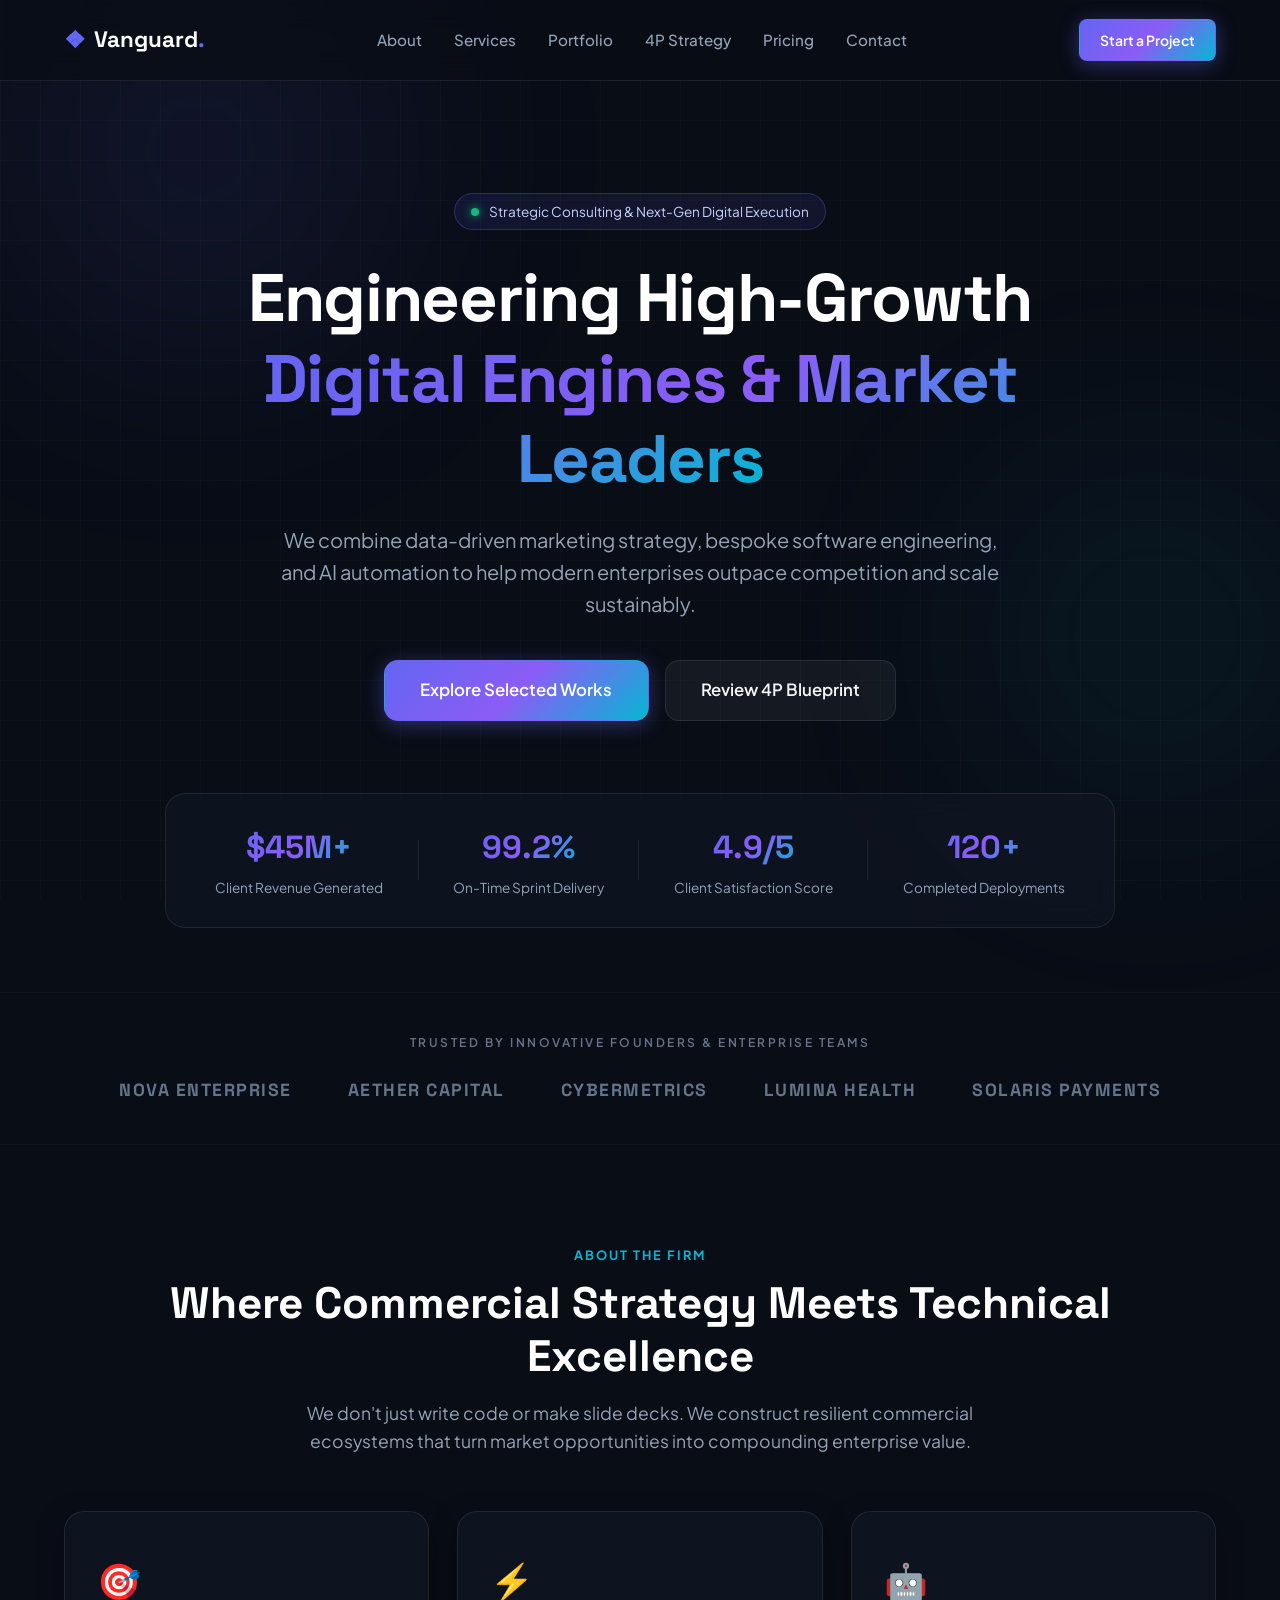
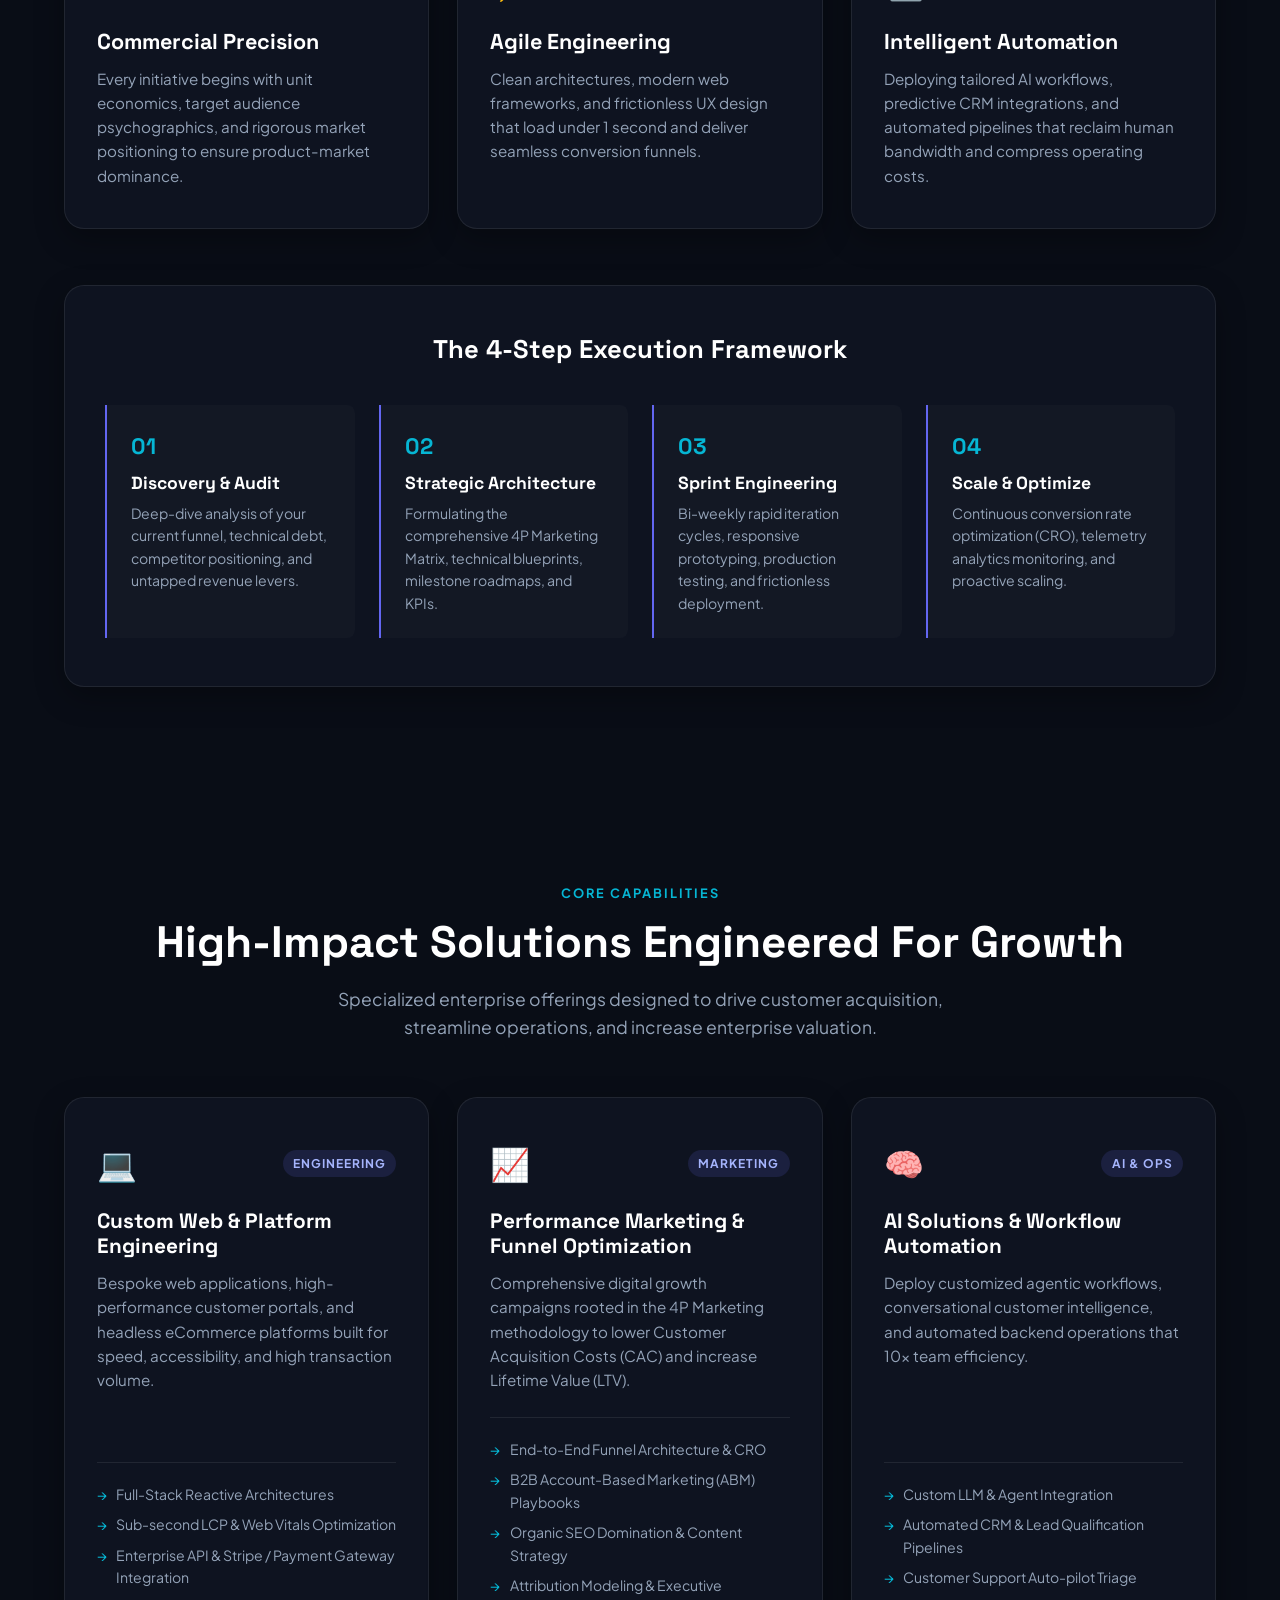
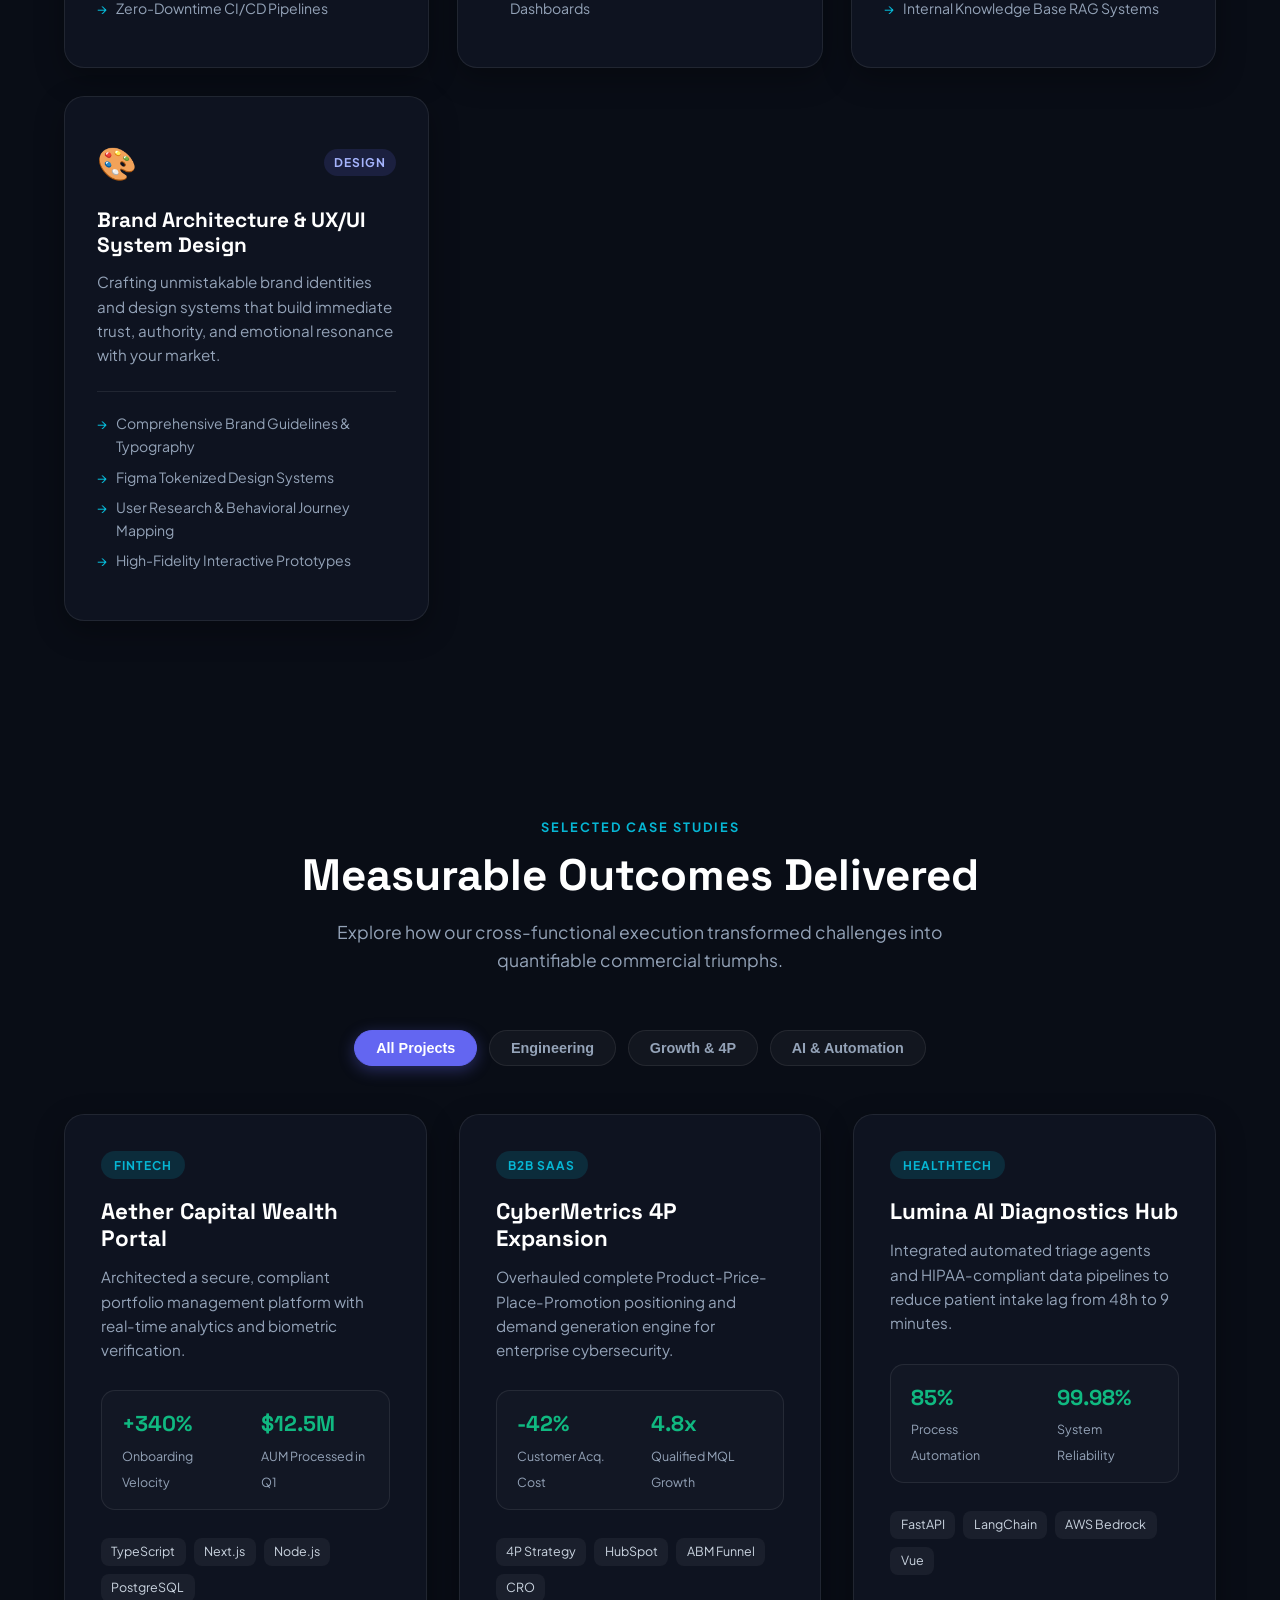
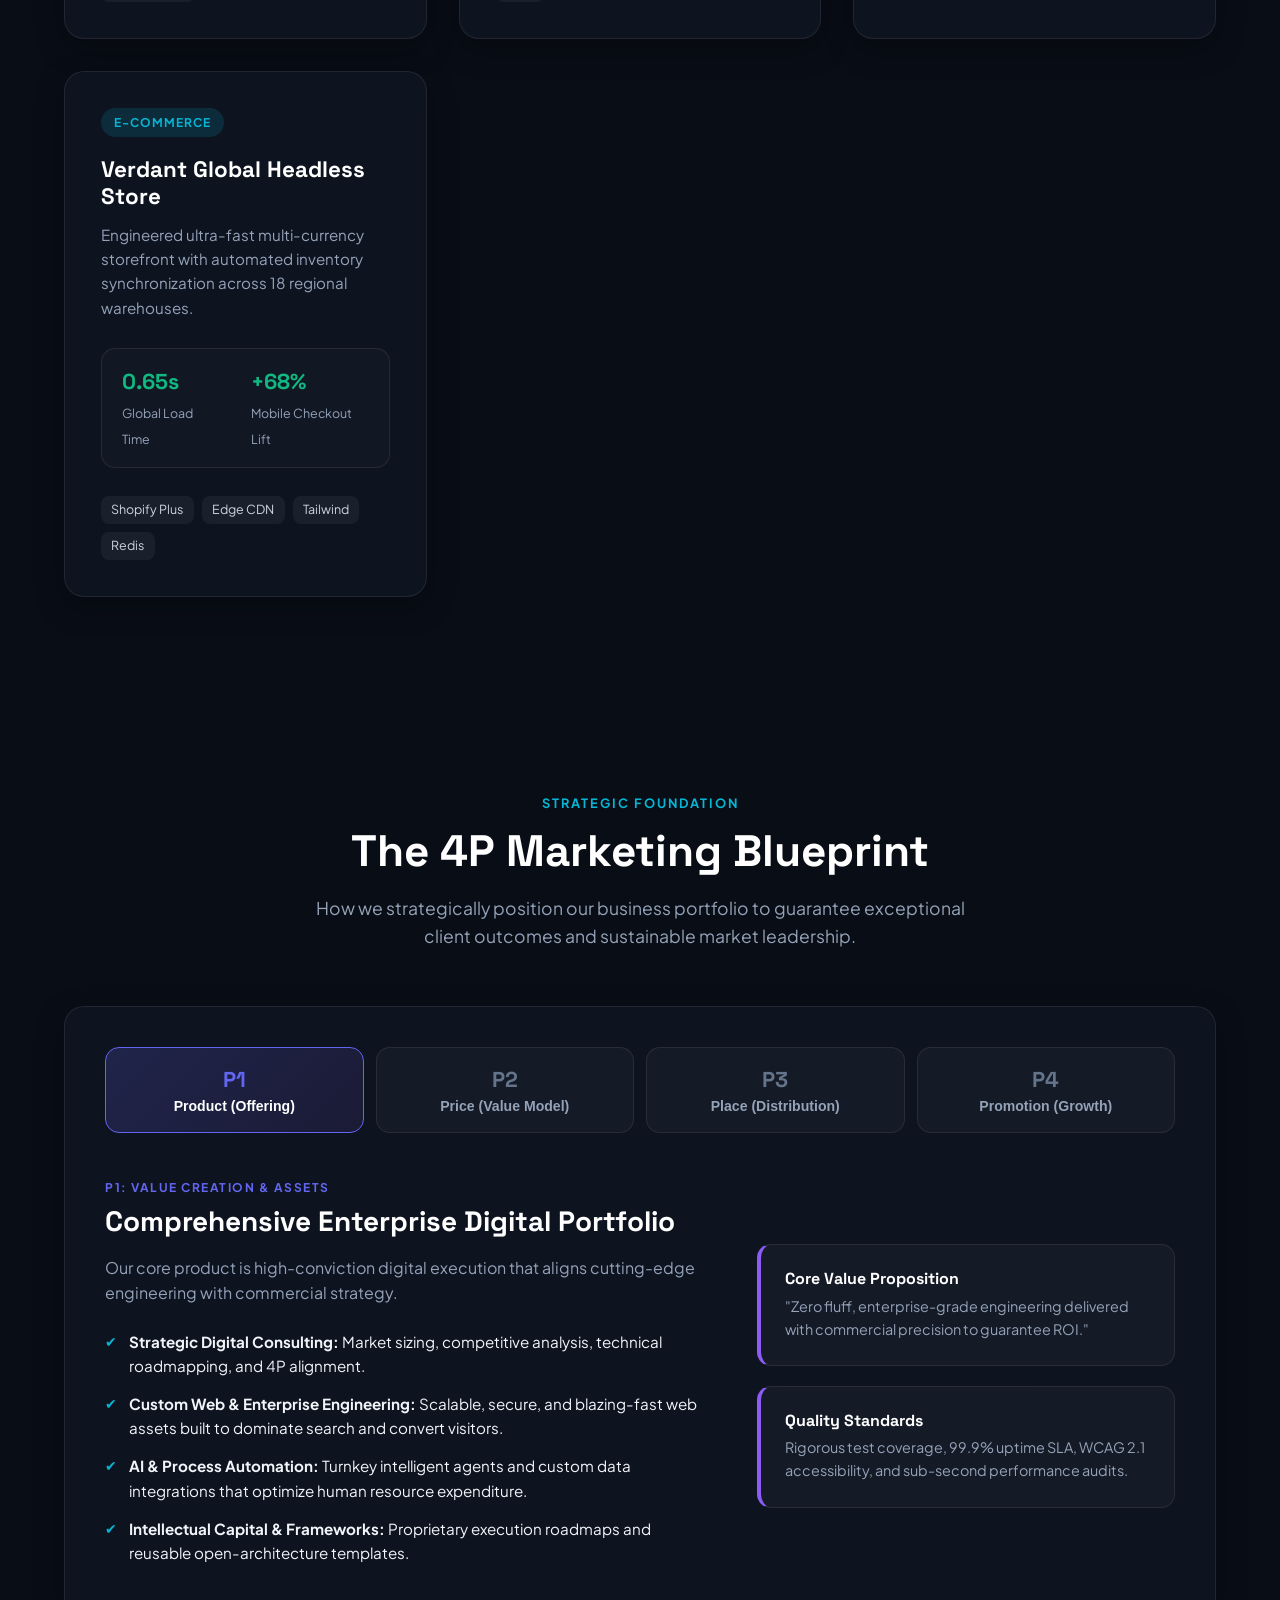
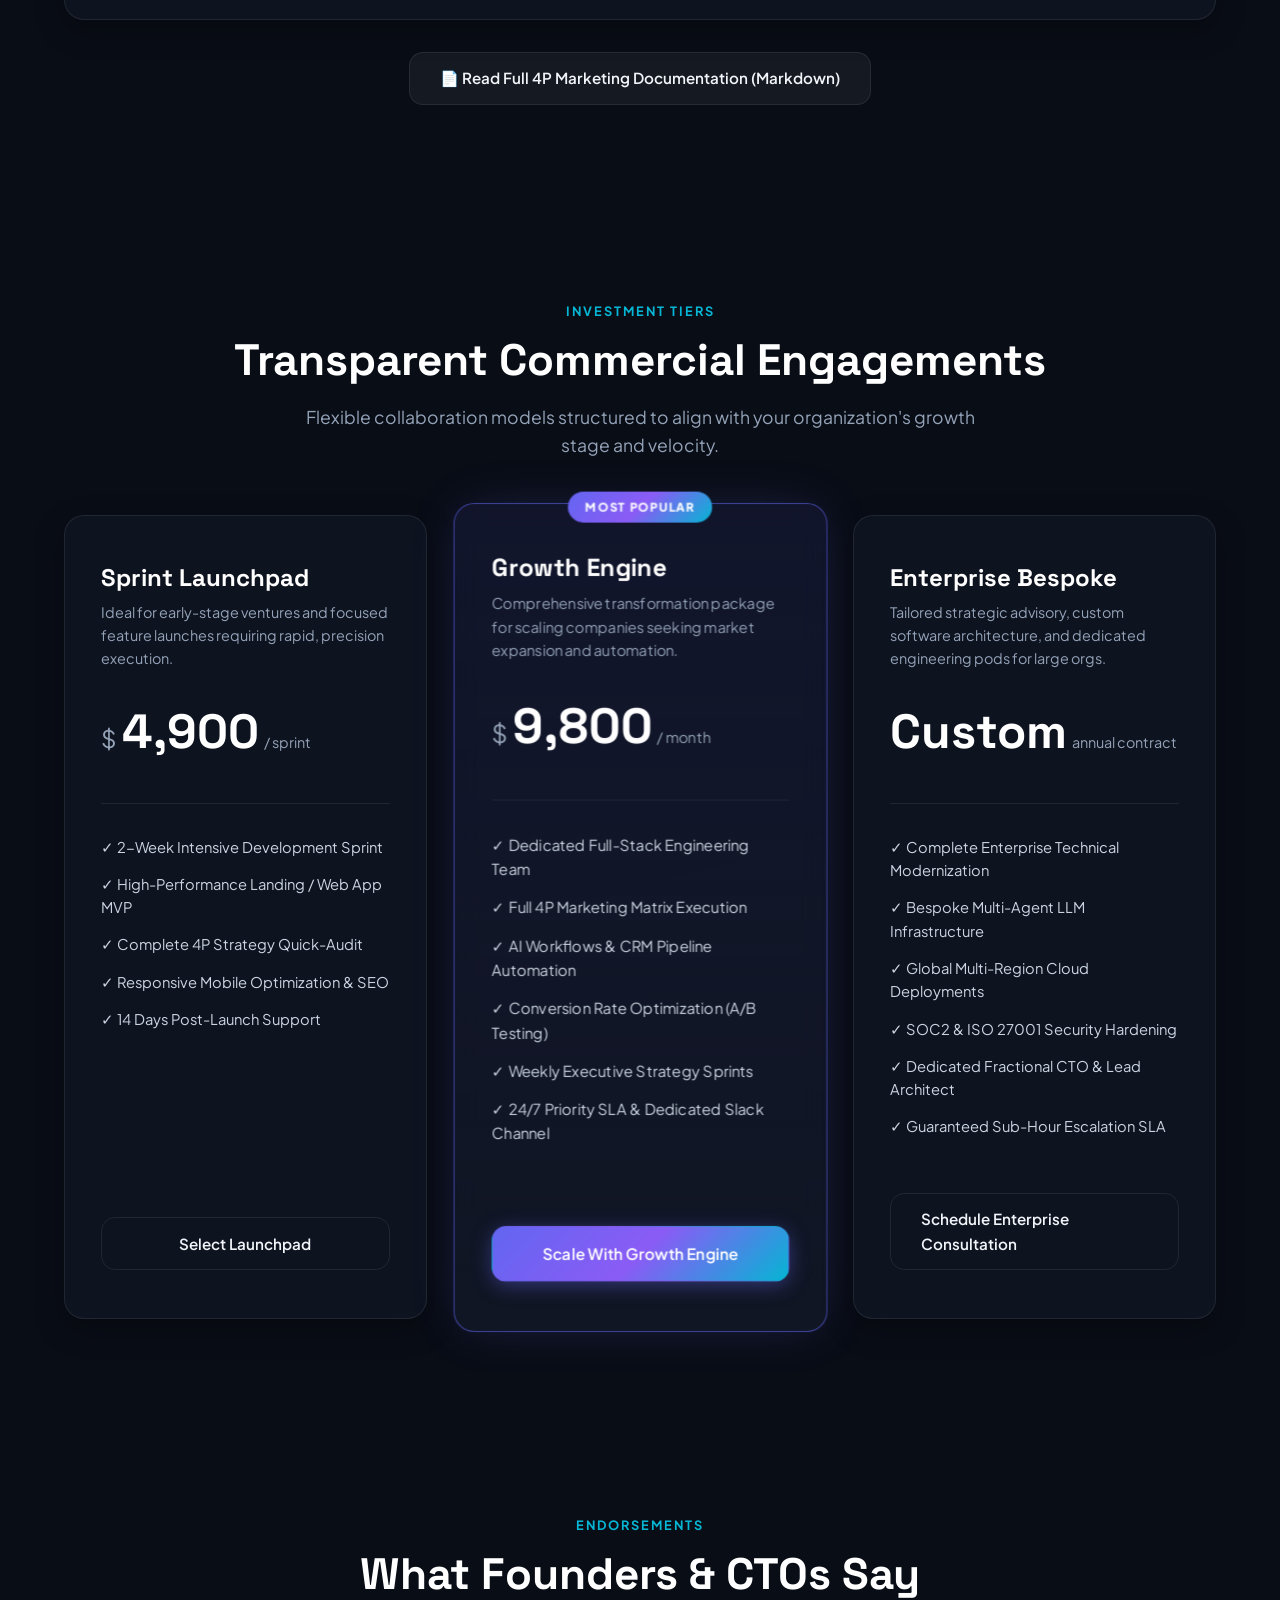
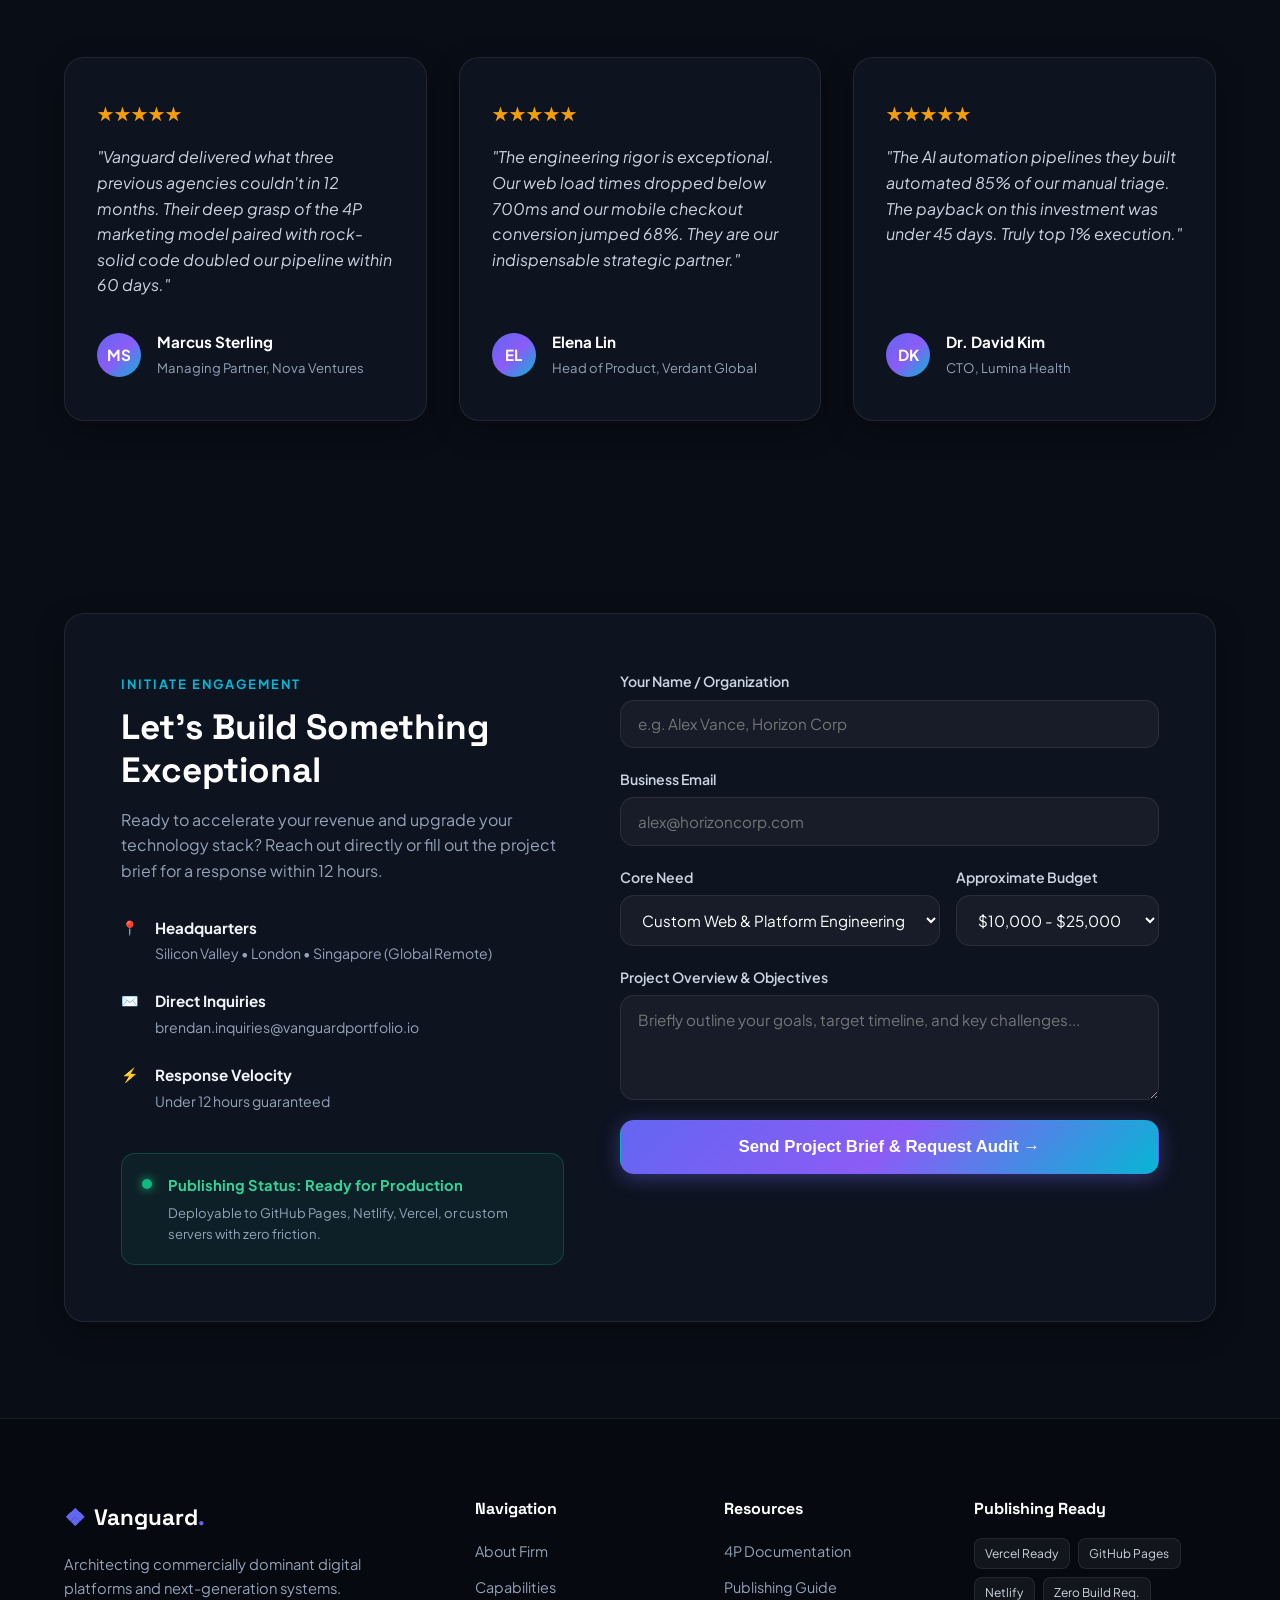
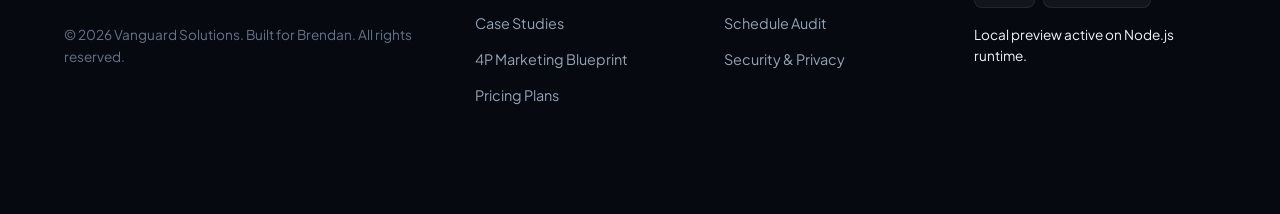
<file: index.html>
<!DOCTYPE html>
<html lang="en">
<head>
  <meta charset="UTF-8">
  <meta name="viewport" content="width=device-width, initial-scale=1.0">
  <title>Vanguard Business & Digital Solutions | Strategic Consulting & Technology</title>
  <meta name="description" content="Premier digital consulting, technology engineering, and strategic business growth solutions. Transforming ambitious enterprises into resilient market leaders.">
  <meta name="keywords" content="business portfolio, digital consulting, enterprise web development, AI automation, growth strategy, 4P marketing">
  <link rel="preconnect" href="https://fonts.googleapis.com">
  <link rel="preconnect" href="https://fonts.gstatic.com" crossorigin>
  <link href="https://fonts.googleapis.com/css2?family=Plus+Jakarta+Sans:wght@300;400;500;600;700;800&family=Space+Grotesk:wght@500;700&display=swap" rel="stylesheet">
  <link rel="stylesheet" href="styles.css">
</head>
<body>
  <!-- Background Glow & Grid Ornaments -->
  <div class="bg-glow bg-glow-1"></div>
  <div class="bg-glow bg-glow-2"></div>
  <div class="grid-overlay"></div>

  <!-- Header / Navigation -->
  <header class="site-header" id="header">
    <div class="container header-container">
      <a href="#hero" class="brand-logo">
        <span class="logo-symbol">❖</span>
        <span class="logo-text">Vanguard<span class="gradient-accent">.</span></span>
      </a>

      <nav class="nav-menu" id="navMenu">
        <ul class="nav-links">
          <li><a href="#about" class="nav-link">About</a></li>
          <li><a href="#services" class="nav-link">Services</a></li>
          <li><a href="#portfolio" class="nav-link">Portfolio</a></li>
          <li><a href="#strategy" class="nav-link">4P Strategy</a></li>
          <li><a href="#pricing" class="nav-link">Pricing</a></li>
          <li><a href="#contact" class="nav-link">Contact</a></li>
        </ul>
        <div class="nav-cta-mobile">
          <a href="#contact" class="btn btn-primary btn-sm">Schedule Strategy Call</a>
        </div>
      </nav>

      <div class="header-actions">
        <a href="#contact" class="btn btn-primary btn-sm nav-cta-desktop">Start a Project</a>
        <button class="mobile-toggle" id="mobileToggle" aria-label="Toggle navigation">
          <span></span>
          <span></span>
          <span></span>
        </button>
      </div>
    </div>
  </header>

  <main>
    <!-- Hero Section -->
    <section class="hero-section" id="hero">
      <div class="container hero-container">
        <div class="hero-badge">
          <span class="badge-dot"></span>
          <span>Strategic Consulting & Next-Gen Digital Execution</span>
        </div>
        <h1 class="hero-title">
          Engineering High-Growth <br>
          <span class="gradient-text">Digital Engines & Market Leaders</span>
        </h1>
        <p class="hero-description">
          We combine data-driven marketing strategy, bespoke software engineering, and AI automation to help modern enterprises outpace competition and scale sustainably.
        </p>
        <div class="hero-cta-group">
          <a href="#portfolio" class="btn btn-primary btn-lg">Explore Selected Works</a>
          <a href="#strategy" class="btn btn-secondary btn-lg">Review 4P Blueprint</a>
        </div>

        <!-- Metric Counters Bar -->
        <div class="hero-metrics-bar">
          <div class="metric-item">
            <span class="metric-number">$45M+</span>
            <span class="metric-label">Client Revenue Generated</span>
          </div>
          <div class="metric-divider"></div>
          <div class="metric-item">
            <span class="metric-number">99.2%</span>
            <span class="metric-label">On-Time Sprint Delivery</span>
          </div>
          <div class="metric-divider"></div>
          <div class="metric-item">
            <span class="metric-number">4.9/5</span>
            <span class="metric-label">Client Satisfaction Score</span>
          </div>
          <div class="metric-divider"></div>
          <div class="metric-item">
            <span class="metric-number">120+</span>
            <span class="metric-label">Completed Deployments</span>
          </div>
        </div>
      </div>
    </section>

    <!-- Trusted By / Brand Strip -->
    <section class="brands-strip">
      <div class="container">
        <p class="brands-label">TRUSTED BY INNOVATIVE FOUNDERS & ENTERPRISE TEAMS</p>
        <div class="brands-grid">
          <span class="brand-item">NOVA ENTERPRISE</span>
          <span class="brand-item">AETHER CAPITAL</span>
          <span class="brand-item">CYBERMETRICS</span>
          <span class="brand-item">LUMINA HEALTH</span>
          <span class="brand-item">SOLARIS PAYMENTS</span>
        </div>
      </div>
    </section>

    <!-- About Section -->
    <section class="section about-section" id="about">
      <div class="container">
        <div class="section-header text-center">
          <span class="subheading">ABOUT THE FIRM</span>
          <h2 class="section-title">Where Commercial Strategy Meets Technical Excellence</h2>
          <p class="section-desc">
            We don't just write code or make slide decks. We construct resilient commercial ecosystems that turn market opportunities into compounding enterprise value.
          </p>
        </div>

        <div class="about-grid">
          <div class="about-card glass-panel">
            <div class="card-icon">🎯</div>
            <h3>Commercial Precision</h3>
            <p>Every initiative begins with unit economics, target audience psychographics, and rigorous market positioning to ensure product-market dominance.</p>
          </div>
          <div class="about-card glass-panel">
            <div class="card-icon">⚡</div>
            <h3>Agile Engineering</h3>
            <p>Clean architectures, modern web frameworks, and frictionless UX design that load under 1 second and deliver seamless conversion funnels.</p>
          </div>
          <div class="about-card glass-panel">
            <div class="card-icon">🤖</div>
            <h3>Intelligent Automation</h3>
            <p>Deploying tailored AI workflows, predictive CRM integrations, and automated pipelines that reclaim human bandwidth and compress operating costs.</p>
          </div>
        </div>

        <!-- Operating Methodology -->
        <div class="methodology-container glass-panel">
          <h3 class="methodology-title">The 4-Step Execution Framework</h3>
          <div class="methodology-steps">
            <div class="step-card">
              <span class="step-num">01</span>
              <h4>Discovery & Audit</h4>
              <p>Deep-dive analysis of your current funnel, technical debt, competitor positioning, and untapped revenue levers.</p>
            </div>
            <div class="step-card">
              <span class="step-num">02</span>
              <h4>Strategic Architecture</h4>
              <p>Formulating the comprehensive 4P Marketing Matrix, technical blueprints, milestone roadmaps, and KPIs.</p>
            </div>
            <div class="step-card">
              <span class="step-num">03</span>
              <h4>Sprint Engineering</h4>
              <p>Bi-weekly rapid iteration cycles, responsive prototyping, production testing, and frictionless deployment.</p>
            </div>
            <div class="step-card">
              <span class="step-num">04</span>
              <h4>Scale & Optimize</h4>
              <p>Continuous conversion rate optimization (CRO), telemetry analytics monitoring, and proactive scaling.</p>
            </div>
          </div>
        </div>
      </div>
    </section>

    <!-- Services Section -->
    <section class="section services-section" id="services">
      <div class="container">
        <div class="section-header text-center">
          <span class="subheading">CORE CAPABILITIES</span>
          <h2 class="section-title">High-Impact Solutions Engineered For Growth</h2>
          <p class="section-desc">Specialized enterprise offerings designed to drive customer acquisition, streamline operations, and increase enterprise valuation.</p>
        </div>

        <div class="services-grid">
          <!-- Service 1 -->
          <div class="service-card glass-panel">
            <div class="service-header">
              <span class="service-icon">💻</span>
              <span class="service-tag">Engineering</span>
            </div>
            <h3>Custom Web & Platform Engineering</h3>
            <p>Bespoke web applications, high-performance customer portals, and headless eCommerce platforms built for speed, accessibility, and high transaction volume.</p>
            <ul class="service-features">
              <li>Full-Stack Reactive Architectures</li>
              <li>Sub-second LCP & Web Vitals Optimization</li>
              <li>Enterprise API & Stripe / Payment Gateway Integration</li>
              <li>Zero-Downtime CI/CD Pipelines</li>
            </ul>
          </div>

          <!-- Service 2 -->
          <div class="service-card glass-panel">
            <div class="service-header">
              <span class="service-icon">📈</span>
              <span class="service-tag">Marketing</span>
            </div>
            <h3>Performance Marketing & Funnel Optimization</h3>
            <p>Comprehensive digital growth campaigns rooted in the 4P Marketing methodology to lower Customer Acquisition Costs (CAC) and increase Lifetime Value (LTV).</p>
            <ul class="service-features">
              <li>End-to-End Funnel Architecture & CRO</li>
              <li>B2B Account-Based Marketing (ABM) Playbooks</li>
              <li>Organic SEO Domination & Content Strategy</li>
              <li>Attribution Modeling & Executive Dashboards</li>
            </ul>
          </div>

          <!-- Service 3 -->
          <div class="service-card glass-panel">
            <div class="service-header">
              <span class="service-icon">🧠</span>
              <span class="service-tag">AI & Ops</span>
            </div>
            <h3>AI Solutions & Workflow Automation</h3>
            <p>Deploy customized agentic workflows, conversational customer intelligence, and automated backend operations that 10x team efficiency.</p>
            <ul class="service-features">
              <li>Custom LLM & Agent Integration</li>
              <li>Automated CRM & Lead Qualification Pipelines</li>
              <li>Customer Support Auto-pilot Triage</li>
              <li>Internal Knowledge Base RAG Systems</li>
            </ul>
          </div>

          <!-- Service 4 -->
          <div class="service-card glass-panel">
            <div class="service-header">
              <span class="service-icon">🎨</span>
              <span class="service-tag">Design</span>
            </div>
            <h3>Brand Architecture & UX/UI System Design</h3>
            <p>Crafting unmistakable brand identities and design systems that build immediate trust, authority, and emotional resonance with your market.</p>
            <ul class="service-features">
              <li>Comprehensive Brand Guidelines & Typography</li>
              <li>Figma Tokenized Design Systems</li>
              <li>User Research & Behavioral Journey Mapping</li>
              <li>High-Fidelity Interactive Prototypes</li>
            </ul>
          </div>
        </div>
      </div>
    </section>

    <!-- Portfolio Section -->
    <section class="section portfolio-section" id="portfolio">
      <div class="container">
        <div class="section-header text-center">
          <span class="subheading">SELECTED CASE STUDIES</span>
          <h2 class="section-title">Measurable Outcomes Delivered</h2>
          <p class="section-desc">Explore how our cross-functional execution transformed challenges into quantifiable commercial triumphs.</p>
        </div>

        <!-- Filter Controls -->
        <div class="portfolio-filters">
          <button class="filter-btn active" data-filter="all">All Projects</button>
          <button class="filter-btn" data-filter="engineering">Engineering</button>
          <button class="filter-btn" data-filter="marketing">Growth & 4P</button>
          <button class="filter-btn" data-filter="automation">AI & Automation</button>
        </div>

        <!-- Projects Grid -->
        <div class="portfolio-grid" id="portfolioGrid">
          <!-- Project 1 -->
          <article class="project-card glass-panel" data-category="engineering">
            <div class="project-badge">Fintech</div>
            <div class="project-content">
              <h3 class="project-title">Aether Capital Wealth Portal</h3>
              <p class="project-summary">Architected a secure, compliant portfolio management platform with real-time analytics and biometric verification.</p>
              <div class="project-metrics">
                <div class="p-metric">
                  <strong>+340%</strong>
                  <span>Onboarding Velocity</span>
                </div>
                <div class="p-metric">
                  <strong>$12.5M</strong>
                  <span>AUM Processed in Q1</span>
                </div>
              </div>
              <div class="project-tech">
                <span>TypeScript</span>
                <span>Next.js</span>
                <span>Node.js</span>
                <span>PostgreSQL</span>
              </div>
            </div>
          </article>

          <!-- Project 2 -->
          <article class="project-card glass-panel" data-category="marketing">
            <div class="project-badge">B2B SaaS</div>
            <div class="project-content">
              <h3 class="project-title">CyberMetrics 4P Expansion</h3>
              <p class="project-summary">Overhauled complete Product-Price-Place-Promotion positioning and demand generation engine for enterprise cybersecurity.</p>
              <div class="project-metrics">
                <div class="p-metric">
                  <strong>-42%</strong>
                  <span>Customer Acq. Cost</span>
                </div>
                <div class="p-metric">
                  <strong>4.8x</strong>
                  <span>Qualified MQL Growth</span>
                </div>
              </div>
              <div class="project-tech">
                <span>4P Strategy</span>
                <span>HubSpot</span>
                <span>ABM Funnel</span>
                <span>CRO</span>
              </div>
            </div>
          </article>

          <!-- Project 3 -->
          <article class="project-card glass-panel" data-category="automation">
            <div class="project-badge">HealthTech</div>
            <div class="project-content">
              <h3 class="project-title">Lumina AI Diagnostics Hub</h3>
              <p class="project-summary">Integrated automated triage agents and HIPAA-compliant data pipelines to reduce patient intake lag from 48h to 9 minutes.</p>
              <div class="project-metrics">
                <div class="p-metric">
                  <strong>85%</strong>
                  <span>Process Automation</span>
                </div>
                <div class="p-metric">
                  <strong>99.98%</strong>
                  <span>System Reliability</span>
                </div>
              </div>
              <div class="project-tech">
                <span>FastAPI</span>
                <span>LangChain</span>
                <span>AWS Bedrock</span>
                <span>Vue</span>
              </div>
            </div>
          </article>

          <!-- Project 4 -->
          <article class="project-card glass-panel" data-category="engineering">
            <div class="project-badge">E-Commerce</div>
            <div class="project-content">
              <h3 class="project-title">Verdant Global Headless Store</h3>
              <p class="project-summary">Engineered ultra-fast multi-currency storefront with automated inventory synchronization across 18 regional warehouses.</p>
              <div class="project-metrics">
                <div class="p-metric">
                  <strong>0.65s</strong>
                  <span>Global Load Time</span>
                </div>
                <div class="p-metric">
                  <strong>+68%</strong>
                  <span>Mobile Checkout Lift</span>
                </div>
              </div>
              <div class="project-tech">
                <span>Shopify Plus</span>
                <span>Edge CDN</span>
                <span>Tailwind</span>
                <span>Redis</span>
              </div>
            </div>
          </article>
        </div>
      </div>
    </section>

    <!-- 4P Marketing Matrix Interactive Section -->
    <section class="section strategy-section" id="strategy">
      <div class="container">
        <div class="section-header text-center">
          <span class="subheading">STRATEGIC FOUNDATION</span>
          <h2 class="section-title">The 4P Marketing Blueprint</h2>
          <p class="section-desc">
            How we strategically position our business portfolio to guarantee exceptional client outcomes and sustainable market leadership.
          </p>
        </div>

        <div class="strategy-matrix-container glass-panel">
          <!-- 4P Tabs Navigation -->
          <div class="strategy-tabs">
            <button class="strategy-tab-btn active" data-tab="product">
              <span class="tab-letter">P1</span>
              <span class="tab-title">Product (Offering)</span>
            </button>
            <button class="strategy-tab-btn" data-tab="price">
              <span class="tab-letter">P2</span>
              <span class="tab-title">Price (Value Model)</span>
            </button>
            <button class="strategy-tab-btn" data-tab="place">
              <span class="tab-letter">P3</span>
              <span class="tab-title">Place (Distribution)</span>
            </button>
            <button class="strategy-tab-btn" data-tab="promotion">
              <span class="tab-letter">P4</span>
              <span class="tab-title">Promotion (Growth)</span>
            </button>
          </div>

          <!-- Tab Content Panes -->
          <div class="strategy-panes">
            <!-- Product Pane -->
            <div class="strategy-pane active" id="pane-product">
              <div class="pane-grid">
                <div class="pane-text">
                  <span class="pane-badge">P1: VALUE CREATION & ASSETS</span>
                  <h3>Comprehensive Enterprise Digital Portfolio</h3>
                  <p>Our core product is high-conviction digital execution that aligns cutting-edge engineering with commercial strategy.</p>
                  <ul class="blueprint-list">
                    <li><strong>Strategic Digital Consulting:</strong> Market sizing, competitive analysis, technical roadmapping, and 4P alignment.</li>
                    <li><strong>Custom Web & Enterprise Engineering:</strong> Scalable, secure, and blazing-fast web assets built to dominate search and convert visitors.</li>
                    <li><strong>AI & Process Automation:</strong> Turnkey intelligent agents and custom data integrations that optimize human resource expenditure.</li>
                    <li><strong>Intellectual Capital & Frameworks:</strong> Proprietary execution roadmaps and reusable open-architecture templates.</li>
                  </ul>
                </div>
                <div class="pane-highlights">
                  <div class="highlight-box">
                    <h4>Core Value Proposition</h4>
                    <p>"Zero fluff, enterprise-grade engineering delivered with commercial precision to guarantee ROI."</p>
                  </div>
                  <div class="highlight-box">
                    <h4>Quality Standards</h4>
                    <p>Rigorous test coverage, 99.9% uptime SLA, WCAG 2.1 accessibility, and sub-second performance audits.</p>
                  </div>
                </div>
              </div>
            </div>

            <!-- Price Pane -->
            <div class="strategy-pane" id="pane-price">
              <div class="pane-grid">
                <div class="pane-text">
                  <span class="pane-badge">P2: MONETIZATION & ECONOMIC ALIGNMENT</span>
                  <h3>Value-Centric, Transparent Pricing Tiers</h3>
                  <p>We decouple compensation from mere billable hours, anchoring pricing to tangible commercial impact, milestone velocity, and long-term client ROI.</p>
                  <ul class="blueprint-list">
                    <li><strong>Value-Based Project Tiers:</strong> Fixed-scope sprints with transparent deliverables and no hidden retainers.</li>
                    <li><strong>Dedicated Dedicated Engineering Retainers:</strong> Reserved sprint capacity for continuous feature delivery and CRO optimization.</li>
                    <li><strong>Milestone-Based Escrow:</strong> Payment tranches tied directly to verifiable client acceptance criteria.</li>
                    <li><strong>Enterprise Pilot-to-Scale Model:</strong> Low-friction entry audits that unlock multi-quarter transformation roadmaps.</li>
                  </ul>
                </div>
                <div class="pane-highlights">
                  <div class="highlight-box">
                    <h4>ROI Formula</h4>
                    <p>Targeted client payback period is within 90 days post-launch via conversion lift or operational efficiency gains.</p>
                  </div>
                  <div class="highlight-box">
                    <h4>Payment Flexibility</h4>
                    <p>USD / EUR / GBP invoicing via Stripe, ACH wire, and smart escrow agreements for international partners.</p>
                  </div>
                </div>
              </div>
            </div>

            <!-- Place Pane -->
            <div class="strategy-pane" id="pane-place">
              <div class="pane-grid">
                <div class="pane-text">
                  <span class="pane-badge">P3: DISTRIBUTION & CLIENT ACCESS</span>
                  <h3>Frictionless Omnichannel Delivery Ecosystem</h3>
                  <p>Our distribution channels guarantee global reach, rapid client onboarding, and seamless asynchronous collaboration across time zones.</p>
                  <ul class="blueprint-list">
                    <li><strong>Direct Digital Hub:</strong> High-performance portfolio website serving as the primary discovery and conversion engine.</li>
                    <li><strong>Asynchronous Client Portal:</strong> Real-time visibility into sprint boards, Figma previews, staging environments, and documentation.</li>
                    <li><strong>Global Cloud Infrastructure:</strong> Deployed on resilient edge networks (Vercel, Netlify, Cloudflare) with automated CI/CD.</li>
                    <li><strong>Strategic Partner Ecosystem:</strong> Co-marketing and referral pipelines with leading cloud providers and venture studios.</li>
                  </ul>
                </div>
                <div class="pane-highlights">
                  <div class="highlight-box">
                    <h4>Global Availability</h4>
                    <p>Distributed remote-first operating model supporting North American, European, and Asia-Pacific time zones.</p>
                  </div>
                  <div class="highlight-box">
                    <h4>Instant Delivery Staging</h4>
                    <p>Automated staging URLs generated for every pull request for instant client review and signoff.</p>
                  </div>
                </div>
              </div>
            </div>

            <!-- Promotion Pane -->
            <div class="strategy-pane" id="pane-promotion">
              <div class="pane-grid">
                <div class="pane-text">
                  <span class="pane-badge">P4: REACH & AUDIENCE ENGAGEMENT</span>
                  <h3>Authority-Driven Integrated Growth Engine</h3>
                  <p>We deploy a multi-channel growth flywheel centered on proof of work, thought leadership, and high-trust B2B relationship building.</p>
                  <ul class="blueprint-list">
                    <li><strong>Inbound Thought Leadership:</strong> Technical deep-dives, open-source tooling, and documented 4P case studies.</li>
                    <li><strong>Account-Based Marketing (ABM):</strong> High-touch personalized strategy audits delivered directly to enterprise decision-makers.</li>
                    <li><strong>Social Proof & Case Studies:</strong> Transparent before-and-after revenue metrics published with client authorization.</li>
                    <li><strong>Client Referral Engine:</strong> Structured partner incentives and exclusive masterminds for alumni clients.</li>
                  </ul>
                </div>
                <div class="pane-highlights">
                  <div class="highlight-box">
                    <h4>Acquisition Channels</h4>
                    <p>60% Inbound / Organic referrals, 25% High-intent SEO/Content, 15% Strategic outbound ABM.</p>
                  </div>
                  <div class="highlight-box">
                    <h4>Lead Magnets</h4>
                    <p>Free Technical Performance Audits & 4P Market Positioning Scorecard for qualifying companies.</p>
                  </div>
                </div>
              </div>
            </div>
          </div>
        </div>

        <div class="text-center mt-6">
          <a href="MARKETING_4P_STRATEGY.md" class="btn btn-secondary" target="_blank" download>
            📄 Read Full 4P Marketing Documentation (Markdown)
          </a>
        </div>
      </div>
    </section>

    <!-- Pricing Section -->
    <section class="section pricing-section" id="pricing">
      <div class="container">
        <div class="section-header text-center">
          <span class="subheading">INVESTMENT TIERS</span>
          <h2 class="section-title">Transparent Commercial Engagements</h2>
          <p class="section-desc">Flexible collaboration models structured to align with your organization's growth stage and velocity.</p>
        </div>

        <div class="pricing-grid">
          <!-- Tier 1 -->
          <div class="pricing-card glass-panel">
            <div class="pricing-header">
              <h3>Sprint Launchpad</h3>
              <p>Ideal for early-stage ventures and focused feature launches requiring rapid, precision execution.</p>
              <div class="price">
                <span class="currency">$</span>
                <span class="amount">4,900</span>
                <span class="period">/ sprint</span>
              </div>
            </div>
            <ul class="pricing-features">
              <li>✓ 2-Week Intensive Development Sprint</li>
              <li>✓ High-Performance Landing / Web App MVP</li>
              <li>✓ Complete 4P Strategy Quick-Audit</li>
              <li>✓ Responsive Mobile Optimization & SEO</li>
              <li>✓ 14 Days Post-Launch Support</li>
            </ul>
            <a href="#contact" class="btn btn-outline w-100">Select Launchpad</a>
          </div>

          <!-- Tier 2 (Featured) -->
          <div class="pricing-card glass-panel popular">
            <div class="popular-tag">MOST POPULAR</div>
            <div class="pricing-header">
              <h3>Growth Engine</h3>
              <p>Comprehensive transformation package for scaling companies seeking market expansion and automation.</p>
              <div class="price">
                <span class="currency">$</span>
                <span class="amount">9,800</span>
                <span class="period">/ month</span>
              </div>
            </div>
            <ul class="pricing-features">
              <li>✓ Dedicated Full-Stack Engineering Team</li>
              <li>✓ Full 4P Marketing Matrix Execution</li>
              <li>✓ AI Workflows & CRM Pipeline Automation</li>
              <li>✓ Conversion Rate Optimization (A/B Testing)</li>
              <li>✓ Weekly Executive Strategy Sprints</li>
              <li>✓ 24/7 Priority SLA & Dedicated Slack Channel</li>
            </ul>
            <a href="#contact" class="btn btn-primary w-100">Scale With Growth Engine</a>
          </div>

          <!-- Tier 3 -->
          <div class="pricing-card glass-panel">
            <div class="pricing-header">
              <h3>Enterprise Bespoke</h3>
              <p>Tailored strategic advisory, custom software architecture, and dedicated engineering pods for large orgs.</p>
              <div class="price">
                <span class="amount">Custom</span>
                <span class="period">annual contract</span>
              </div>
            </div>
            <ul class="pricing-features">
              <li>✓ Complete Enterprise Technical Modernization</li>
              <li>✓ Bespoke Multi-Agent LLM Infrastructure</li>
              <li>✓ Global Multi-Region Cloud Deployments</li>
              <li>✓ SOC2 & ISO 27001 Security Hardening</li>
              <li>✓ Dedicated Fractional CTO & Lead Architect</li>
              <li>✓ Guaranteed Sub-Hour Escalation SLA</li>
            </ul>
            <a href="#contact" class="btn btn-outline w-100">Schedule Enterprise Consultation</a>
          </div>
        </div>
      </div>
    </section>

    <!-- Testimonials Section -->
    <section class="section testimonials-section">
      <div class="container">
        <div class="section-header text-center">
          <span class="subheading">ENDORSEMENTS</span>
          <h2 class="section-title">What Founders & CTOs Say</h2>
        </div>

        <div class="testimonials-grid">
          <div class="testimonial-card glass-panel">
            <div class="stars">★★★★★</div>
            <p class="quote">"Vanguard delivered what three previous agencies couldn't in 12 months. Their deep grasp of the 4P marketing model paired with rock-solid code doubled our pipeline within 60 days."</p>
            <div class="author-info">
              <div class="author-avatar">MS</div>
              <div>
                <strong>Marcus Sterling</strong>
                <span>Managing Partner, Nova Ventures</span>
              </div>
            </div>
          </div>

          <div class="testimonial-card glass-panel">
            <div class="stars">★★★★★</div>
            <p class="quote">"The engineering rigor is exceptional. Our web load times dropped below 700ms and our mobile checkout conversion jumped 68%. They are our indispensable strategic partner."</p>
            <div class="author-info">
              <div class="author-avatar">EL</div>
              <div>
                <strong>Elena Lin</strong>
                <span>Head of Product, Verdant Global</span>
              </div>
            </div>
          </div>

          <div class="testimonial-card glass-panel">
            <div class="stars">★★★★★</div>
            <p class="quote">"The AI automation pipelines they built automated 85% of our manual triage. The payback on this investment was under 45 days. Truly top 1% execution."</p>
            <div class="author-info">
              <div class="author-avatar">DK</div>
              <div>
                <strong>Dr. David Kim</strong>
                <span>CTO, Lumina Health</span>
              </div>
            </div>
          </div>
        </div>
      </div>
    </section>

    <!-- Contact & Consultation Section -->
    <section class="section contact-section" id="contact">
      <div class="container">
        <div class="contact-wrapper glass-panel">
          <div class="contact-info">
            <span class="subheading">INITIATE ENGAGEMENT</span>
            <h2 class="contact-title">Let's Build Something Exceptional</h2>
            <p class="contact-desc">
              Ready to accelerate your revenue and upgrade your technology stack? Reach out directly or fill out the project brief for a response within 12 hours.
            </p>

            <div class="info-items">
              <div class="info-item">
                <span class="info-icon">📍</span>
                <div>
                  <strong>Headquarters</strong>
                  <span>Silicon Valley • London • Singapore (Global Remote)</span>
                </div>
              </div>
              <div class="info-item">
                <span class="info-icon">✉️</span>
                <div>
                  <strong>Direct Inquiries</strong>
                  <span>brendan.inquiries@vanguardportfolio.io</span>
                </div>
              </div>
              <div class="info-item">
                <span class="info-icon">⚡</span>
                <div>
                  <strong>Response Velocity</strong>
                  <span>Under 12 hours guaranteed</span>
                </div>
              </div>
            </div>

            <div class="publishing-status-box">
              <span class="status-indicator"></span>
              <div>
                <strong>Publishing Status: Ready for Production</strong>
                <p>Deployable to GitHub Pages, Netlify, Vercel, or custom servers with zero friction.</p>
              </div>
            </div>
          </div>

          <!-- Contact Form -->
          <div class="contact-form-container">
            <form id="contactForm" class="contact-form">
              <div class="form-group">
                <label for="name">Your Name / Organization</label>
                <input type="text" id="name" name="name" placeholder="e.g. Alex Vance, Horizon Corp" required>
              </div>

              <div class="form-group">
                <label for="email">Business Email</label>
                <input type="email" id="email" name="email" placeholder="alex@horizoncorp.com" required>
              </div>

              <div class="form-row">
                <div class="form-group">
                  <label for="service">Core Need</label>
                  <select id="service" name="service" required>
                    <option value="engineering">Custom Web & Platform Engineering</option>
                    <option value="growth">4P Marketing & Funnel Optimization</option>
                    <option value="ai">AI Solutions & Workflow Automation</option>
                    <option value="full">Full Enterprise Transformation</option>
                  </select>
                </div>

                <div class="form-group">
                  <label for="budget">Approximate Budget</label>
                  <select id="budget" name="budget" required>
                    <option value="5k-10k">$5,000 - $10,000</option>
                    <option value="10k-25k" selected>$10,000 - $25,000</option>
                    <option value="25k-50k">$25,000 - $50,000</option>
                    <option value="50k+">$50,000+</option>
                  </select>
                </div>
              </div>

              <div class="form-group">
                <label for="message">Project Overview & Objectives</label>
                <textarea id="message" name="message" rows="4" placeholder="Briefly outline your goals, target timeline, and key challenges..." required></textarea>
              </div>

              <button type="submit" class="btn btn-primary btn-lg w-100" id="submitBtn">
                Send Project Brief & Request Audit →
              </button>
            </form>

            <div class="form-success-message" id="successMessage" style="display: none;">
              <div class="success-icon">✓</div>
              <h3>Brief Received Successfully!</h3>
              <p>Thank you for reaching out. A Senior Partner will review your technical and commercial requirements and respond with a tailored roadmap within 12 hours.</p>
              <button class="btn btn-secondary btn-sm mt-4" id="resetFormBtn">Send Another Inquiry</button>
            </div>
          </div>
        </div>
      </div>
    </section>
  </main>

  <!-- Footer -->
  <footer class="site-footer">
    <div class="container footer-container">
      <div class="footer-col brand-col">
        <a href="#hero" class="brand-logo">
          <span class="logo-symbol">❖</span>
          <span class="logo-text">Vanguard<span class="gradient-accent">.</span></span>
        </a>
        <p class="footer-tagline">Architecting commercially dominant digital platforms and next-generation systems.</p>
        <p class="copyright">© 2026 Vanguard Solutions. Built for Brendan. All rights reserved.</p>
      </div>

      <div class="footer-col">
        <h4>Navigation</h4>
        <ul>
          <li><a href="#about">About Firm</a></li>
          <li><a href="#services">Capabilities</a></li>
          <li><a href="#portfolio">Case Studies</a></li>
          <li><a href="#strategy">4P Marketing Blueprint</a></li>
          <li><a href="#pricing">Pricing Plans</a></li>
        </ul>
      </div>

      <div class="footer-col">
        <h4>Resources</h4>
        <ul>
          <li><a href="MARKETING_4P_STRATEGY.md" target="_blank">4P Documentation</a></li>
          <li><a href="README.md" target="_blank">Publishing Guide</a></li>
          <li><a href="#contact">Schedule Audit</a></li>
          <li><a href="#">Security & Privacy</a></li>
        </ul>
      </div>

      <div class="footer-col">
        <h4>Publishing Ready</h4>
        <div class="footer-deploy-badges">
          <span class="deploy-badge">Vercel Ready</span>
          <span class="deploy-badge">GitHub Pages</span>
          <span class="deploy-badge">Netlify</span>
          <span class="deploy-badge">Zero Build Req.</span>
        </div>
        <p class="mt-4 text-muted" style="font-size: 0.85rem;">Local preview active on Node.js runtime.</p>
      </div>
    </div>
  </footer>

  <script src="script.js"></script>
</body>
</html>
</file>
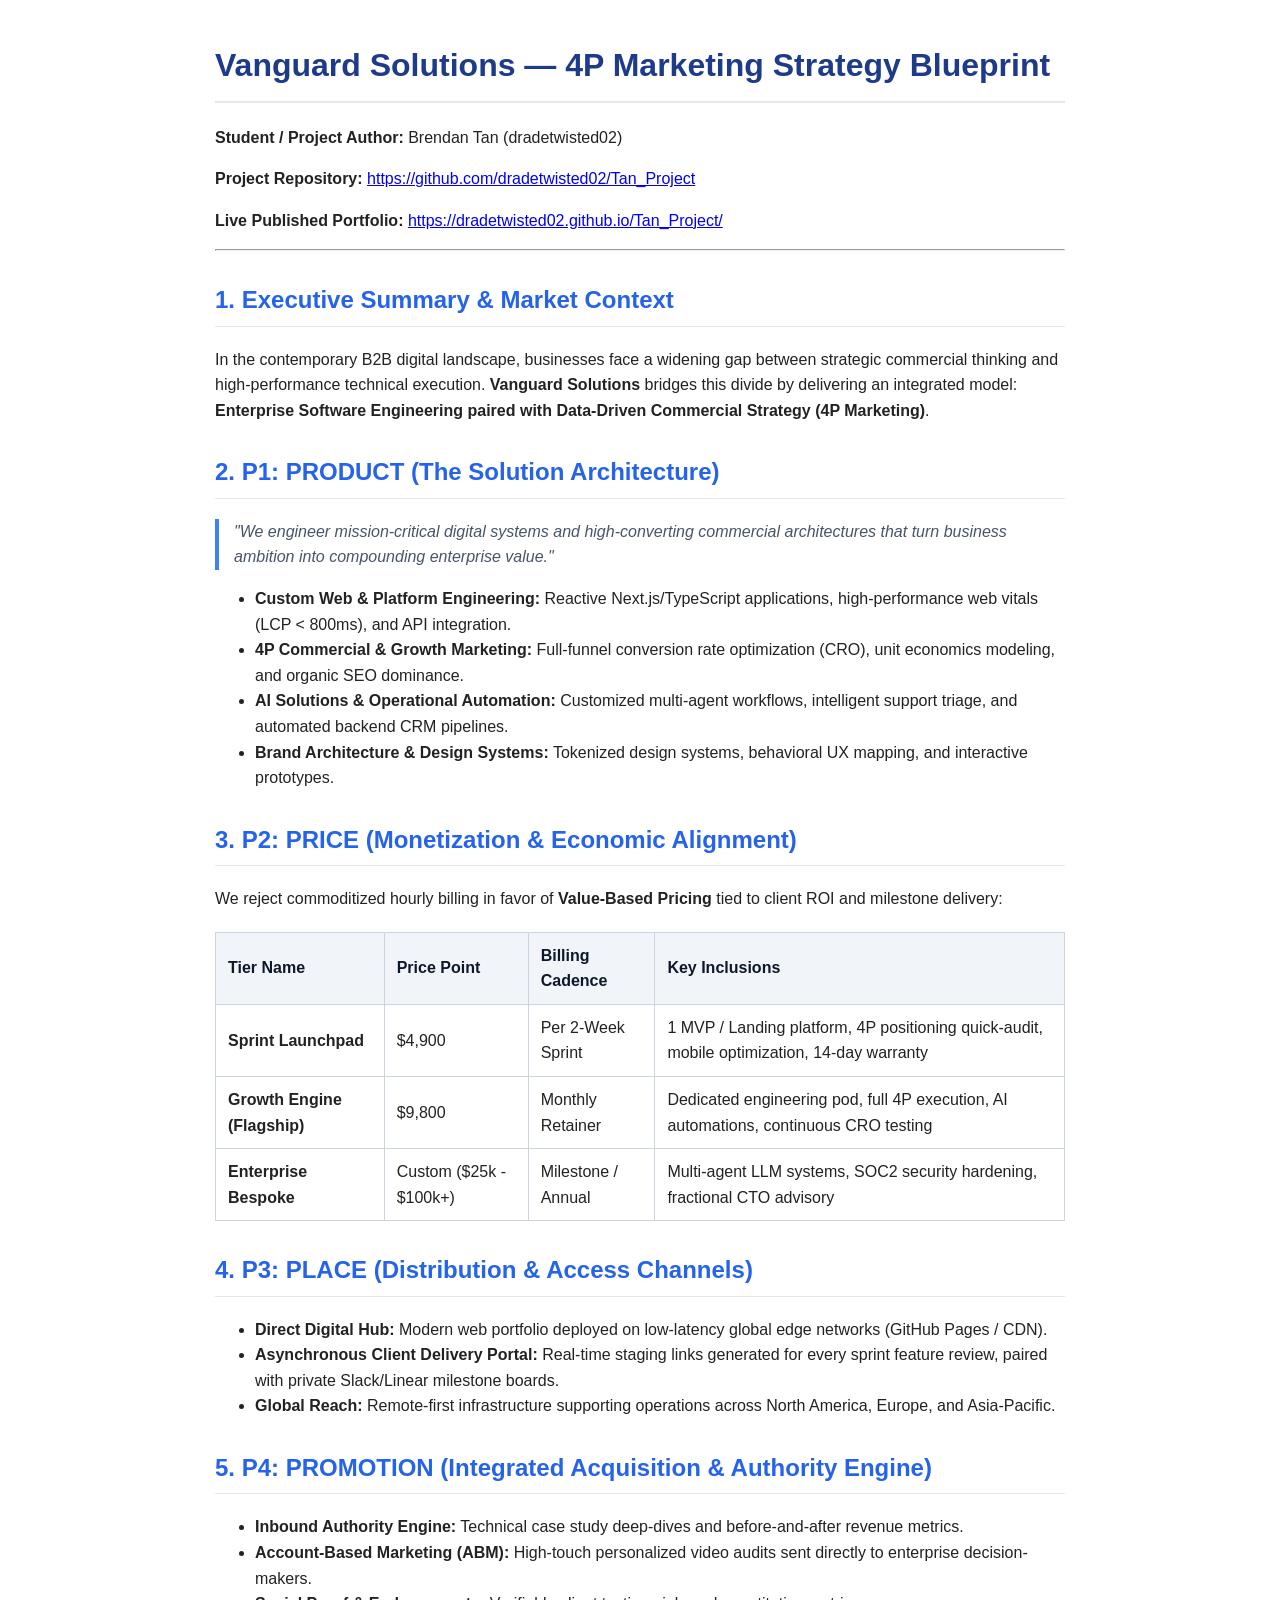
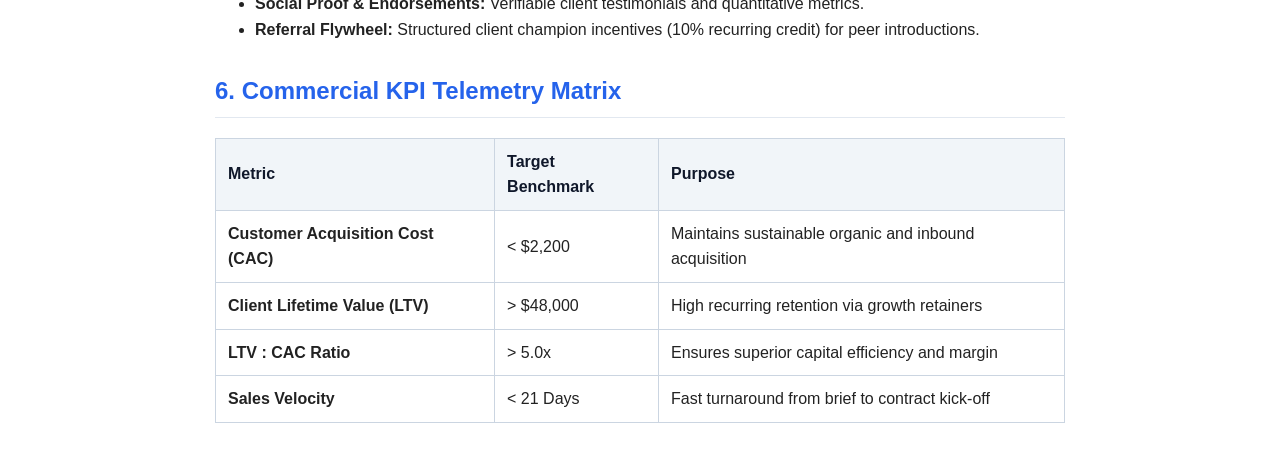
<file: MARKETING_4P_STRATEGY.html>
<!DOCTYPE html>
<html lang="en">
<head>
  <meta charset="UTF-8">
  <title>4P Marketing Strategy - Vanguard Solutions</title>
  <style>
    body { font-family: 'Segoe UI', Arial, sans-serif; line-height: 1.6; color: #222; max-width: 850px; margin: 40px auto; padding: 0 20px; }
    h1 { color: #1e3a8a; border-bottom: 2px solid #e2e8f0; padding-bottom: 10px; }
    h2 { color: #2563eb; margin-top: 30px; border-bottom: 1px solid #e2e8f0; padding-bottom: 6px; }
    h3 { color: #3b82f6; }
    table { width: 100%; border-collapse: collapse; margin: 20px 0; }
    th, td { border: 1px solid #cbd5e1; padding: 10px 12px; text-align: left; }
    th { background: #f1f5f9; color: #0f172a; }
    pre { background: #f8fafc; border: 1px solid #e2e8f0; padding: 12px; border-radius: 6px; font-size: 13px; }
    blockquote { border-left: 4px solid #3b82f6; padding-left: 15px; margin: 15px 0; color: #475569; font-style: italic; }
    .badge { display: inline-block; padding: 3px 8px; border-radius: 4px; font-weight: bold; background: #e0f2fe; color: #0369a1; }
    @media print { body { margin: 20px; } }
  </style>
</head>
<body>
  <h1>Vanguard Solutions — 4P Marketing Strategy Blueprint</h1>
  <p><strong>Student / Project Author:</strong> Brendan Tan (dradetwisted02)</p>
  <p><strong>Project Repository:</strong> <a href="https://github.com/dradetwisted02/Tan_Project">https://github.com/dradetwisted02/Tan_Project</a></p>
  <p><strong>Live Published Portfolio:</strong> <a href="https://dradetwisted02.github.io/Tan_Project/">https://dradetwisted02.github.io/Tan_Project/</a></p>

  <hr>

  <h2>1. Executive Summary & Market Context</h2>
  <p>In the contemporary B2B digital landscape, businesses face a widening gap between strategic commercial thinking and high-performance technical execution. <strong>Vanguard Solutions</strong> bridges this divide by delivering an integrated model: <strong>Enterprise Software Engineering paired with Data-Driven Commercial Strategy (4P Marketing)</strong>.</p>

  <h2>2. P1: PRODUCT (The Solution Architecture)</h2>
  <blockquote>"We engineer mission-critical digital systems and high-converting commercial architectures that turn business ambition into compounding enterprise value."</blockquote>
  <ul>
    <li><strong>Custom Web & Platform Engineering:</strong> Reactive Next.js/TypeScript applications, high-performance web vitals (LCP &lt; 800ms), and API integration.</li>
    <li><strong>4P Commercial & Growth Marketing:</strong> Full-funnel conversion rate optimization (CRO), unit economics modeling, and organic SEO dominance.</li>
    <li><strong>AI Solutions & Operational Automation:</strong> Customized multi-agent workflows, intelligent support triage, and automated backend CRM pipelines.</li>
    <li><strong>Brand Architecture & Design Systems:</strong> Tokenized design systems, behavioral UX mapping, and interactive prototypes.</li>
  </ul>

  <h2>3. P2: PRICE (Monetization & Economic Alignment)</h2>
  <p>We reject commoditized hourly billing in favor of <strong>Value-Based Pricing</strong> tied to client ROI and milestone delivery:</p>
  <table>
    <thead>
      <tr>
        <th>Tier Name</th>
        <th>Price Point</th>
        <th>Billing Cadence</th>
        <th>Key Inclusions</th>
      </tr>
    </thead>
    <tbody>
      <tr>
        <td><strong>Sprint Launchpad</strong></td>
        <td>$4,900</td>
        <td>Per 2-Week Sprint</td>
        <td>1 MVP / Landing platform, 4P positioning quick-audit, mobile optimization, 14-day warranty</td>
      </tr>
      <tr>
        <td><strong>Growth Engine (Flagship)</strong></td>
        <td>$9,800</td>
        <td>Monthly Retainer</td>
        <td>Dedicated engineering pod, full 4P execution, AI automations, continuous CRO testing</td>
      </tr>
      <tr>
        <td><strong>Enterprise Bespoke</strong></td>
        <td>Custom ($25k - $100k+)</td>
        <td>Milestone / Annual</td>
        <td>Multi-agent LLM systems, SOC2 security hardening, fractional CTO advisory</td>
      </tr>
    </tbody>
  </table>

  <h2>4. P3: PLACE (Distribution & Access Channels)</h2>
  <ul>
    <li><strong>Direct Digital Hub:</strong> Modern web portfolio deployed on low-latency global edge networks (GitHub Pages / CDN).</li>
    <li><strong>Asynchronous Client Delivery Portal:</strong> Real-time staging links generated for every sprint feature review, paired with private Slack/Linear milestone boards.</li>
    <li><strong>Global Reach:</strong> Remote-first infrastructure supporting operations across North America, Europe, and Asia-Pacific.</li>
  </ul>

  <h2>5. P4: PROMOTION (Integrated Acquisition & Authority Engine)</h2>
  <ul>
    <li><strong>Inbound Authority Engine:</strong> Technical case study deep-dives and before-and-after revenue metrics.</li>
    <li><strong>Account-Based Marketing (ABM):</strong> High-touch personalized video audits sent directly to enterprise decision-makers.</li>
    <li><strong>Social Proof & Endorsements:</strong> Verifiable client testimonials and quantitative metrics.</li>
    <li><strong>Referral Flywheel:</strong> Structured client champion incentives (10% recurring credit) for peer introductions.</li>
  </ul>

  <h2>6. Commercial KPI Telemetry Matrix</h2>
  <table>
    <thead>
      <tr>
        <th>Metric</th>
        <th>Target Benchmark</th>
        <th>Purpose</th>
      </tr>
    </thead>
    <tbody>
      <tr>
        <td><strong>Customer Acquisition Cost (CAC)</strong></td>
        <td>&lt; $2,200</td>
        <td>Maintains sustainable organic and inbound acquisition</td>
      </tr>
      <tr>
        <td><strong>Client Lifetime Value (LTV)</strong></td>
        <td>&gt; $48,000</td>
        <td>High recurring retention via growth retainers</td>
      </tr>
      <tr>
        <td><strong>LTV : CAC Ratio</strong></td>
        <td>&gt; 5.0x</td>
        <td>Ensures superior capital efficiency and margin</td>
      </tr>
      <tr>
        <td><strong>Sales Velocity</strong></td>
        <td>&lt; 21 Days</td>
        <td>Fast turnaround from brief to contract kick-off</td>
      </tr>
    </tbody>
  </table>
</body>
</html>
</file>
<file: styles.css>
/* ==========================================================================
   Vanguard Business Portfolio - Modern High-Impact Stylesheet
   ========================================================================== */

:root {
  --font-primary: 'Plus Jakarta Sans', -apple-system, BlinkMacSystemFont, 'Segoe UI', Roboto, sans-serif;
  --font-display: 'Space Grotesk', sans-serif;
  
  /* Color Palette */
  --bg-dark: #090d16;
  --bg-card: rgba(18, 24, 38, 0.7);
  --bg-card-hover: rgba(28, 38, 58, 0.85);
  --border-glass: rgba(255, 255, 255, 0.08);
  --border-glass-bright: rgba(255, 255, 255, 0.18);
  
  --text-main: #f1f5f9;
  --text-muted: #94a3b8;
  --text-dim: #64748b;
  
  /* Accents */
  --accent-primary: #6366f1;
  --accent-purple: #8b5cf6;
  --accent-cyan: #06b6d4;
  --accent-emerald: #10b981;
  
  --gradient-brand: linear-gradient(135deg, #6366f1 0%, #8b5cf6 50%, #06b6d4 100%);
  --gradient-card: linear-gradient(180deg, rgba(255, 255, 255, 0.04) 0%, rgba(255, 255, 255, 0.01) 100%);
  --shadow-glow: 0 0 50px -10px rgba(99, 102, 241, 0.25);
  
  --radius-sm: 8px;
  --radius-md: 14px;
  --radius-lg: 20px;
  --radius-full: 9999px;
  
  --transition-fast: 0.2s ease;
  --transition-smooth: 0.3s cubic-bezier(0.16, 1, 0.3, 1);
}

/* Base & Reset */
* {
  margin: 0;
  padding: 0;
  box-sizing: border-box;
}

html {
  scroll-behavior: smooth;
  font-size: 16px;
}

body {
  font-family: var(--font-primary);
  background-color: var(--bg-dark);
  color: var(--text-main);
  line-height: 1.6;
  overflow-x: hidden;
  position: relative;
  -webkit-font-smoothing: antialiased;
}

/* Background Atmosphere */
.bg-glow {
  position: fixed;
  border-radius: 50%;
  filter: blur(120px);
  z-index: -2;
  pointer-events: none;
  opacity: 0.45;
}

.bg-glow-1 {
  width: 600px;
  height: 600px;
  background: radial-gradient(circle, rgba(99, 102, 241, 0.35) 0%, transparent 70%);
  top: -150px;
  left: -100px;
}

.bg-glow-2 {
  width: 550px;
  height: 550px;
  background: radial-gradient(circle, rgba(6, 182, 212, 0.25) 0%, transparent 70%);
  top: 40%;
  right: -150px;
}

.grid-overlay {
  position: fixed;
  top: 0;
  left: 0;
  width: 100vw;
  height: 100vh;
  background-image: 
    linear-gradient(to right, rgba(255, 255, 255, 0.02) 1px, transparent 1px),
    linear-gradient(to bottom, rgba(255, 255, 255, 0.02) 1px, transparent 1px);
  background-size: 40px 40px;
  z-index: -1;
  pointer-events: none;
}

/* Layout Utilities */
.container {
  width: 100%;
  max-width: 1200px;
  margin: 0 auto;
  padding: 0 1.5rem;
}

.section {
  padding: 6rem 0;
  position: relative;
}

.text-center {
  text-align: center;
}

.mt-4 { margin-top: 1rem; }
.mt-6 { margin-top: 2rem; }
.w-100 { width: 100%; }

/* Glass Panel Component */
.glass-panel {
  background: var(--bg-card);
  backdrop-filter: blur(14px);
  -webkit-backdrop-filter: blur(14px);
  border: 1px solid var(--border-glass);
  border-radius: var(--radius-lg);
  box-shadow: 0 10px 30px rgba(0, 0, 0, 0.3);
  transition: transform var(--transition-smooth), border-color var(--transition-smooth), box-shadow var(--transition-smooth);
}

.glass-panel:hover {
  border-color: var(--border-glass-bright);
}

/* Typography & Headings */
h1, h2, h3, h4 {
  font-family: var(--font-display);
  font-weight: 700;
  color: #ffffff;
  line-height: 1.2;
}

.gradient-text {
  background: var(--gradient-brand);
  -webkit-background-clip: text;
  -webkit-text-fill-color: transparent;
}

.gradient-accent {
  color: var(--accent-primary);
}

.subheading {
  display: inline-block;
  font-size: 0.8rem;
  letter-spacing: 2px;
  font-weight: 700;
  text-transform: uppercase;
  color: var(--accent-cyan);
  margin-bottom: 0.75rem;
}

.section-title {
  font-size: clamp(2rem, 3.5vw, 2.75rem);
  margin-bottom: 1rem;
}

.section-desc {
  font-size: 1.1rem;
  color: var(--text-muted);
  max-width: 680px;
  margin: 0 auto;
}

.section-header {
  margin-bottom: 3.5rem;
}

/* Buttons */
.btn {
  display: inline-flex;
  align-items: center;
  justify-content: center;
  padding: 0.85rem 1.85rem;
  font-size: 0.95rem;
  font-weight: 600;
  border-radius: var(--radius-md);
  text-decoration: none;
  cursor: pointer;
  transition: all var(--transition-smooth);
  border: 1px solid transparent;
  gap: 0.5rem;
}

.btn-primary {
  background: var(--gradient-brand);
  color: #ffffff;
  box-shadow: 0 4px 20px rgba(99, 102, 241, 0.4);
}

.btn-primary:hover {
  transform: translateY(-2px);
  box-shadow: 0 8px 30px rgba(99, 102, 241, 0.6);
}

.btn-secondary {
  background: rgba(255, 255, 255, 0.05);
  color: var(--text-main);
  border-color: var(--border-glass);
}

.btn-secondary:hover {
  background: rgba(255, 255, 255, 0.1);
  border-color: var(--border-glass-bright);
  transform: translateY(-2px);
}

.btn-outline {
  background: transparent;
  color: var(--text-main);
  border-color: var(--border-glass);
}

.btn-outline:hover {
  border-color: var(--accent-primary);
  background: rgba(99, 102, 241, 0.1);
  color: #fff;
}

.btn-sm {
  padding: 0.55rem 1.25rem;
  font-size: 0.875rem;
  border-radius: var(--radius-sm);
}

.btn-lg {
  padding: 1rem 2.2rem;
  font-size: 1.05rem;
}

/* Header & Nav */
.site-header {
  position: sticky;
  top: 0;
  z-index: 1000;
  padding: 1.2rem 0;
  transition: all var(--transition-fast);
  background: rgba(9, 13, 22, 0.7);
  backdrop-filter: blur(16px);
  border-bottom: 1px solid var(--border-glass);
}

.site-header.scrolled {
  padding: 0.85rem 0;
  background: rgba(9, 13, 22, 0.92);
  border-bottom-color: rgba(255, 255, 255, 0.1);
}

.header-container {
  display: flex;
  align-items: center;
  justify-content: space-between;
}

.brand-logo {
  display: flex;
  align-items: center;
  gap: 0.5rem;
  text-decoration: none;
  font-family: var(--font-display);
  font-size: 1.4rem;
  font-weight: 700;
  color: #ffffff;
}

.logo-symbol {
  color: var(--accent-primary);
  font-size: 1.5rem;
}

.nav-links {
  display: flex;
  list-style: none;
  gap: 2rem;
}

.nav-link {
  color: var(--text-muted);
  text-decoration: none;
  font-size: 0.95rem;
  font-weight: 500;
  transition: color var(--transition-fast);
}

.nav-link:hover, .nav-link.active {
  color: #ffffff;
}

.header-actions {
  display: flex;
  align-items: center;
  gap: 1rem;
}

.mobile-toggle {
  display: none;
  flex-direction: column;
  gap: 5px;
  background: transparent;
  border: none;
  cursor: pointer;
  padding: 5px;
}

.mobile-toggle span {
  display: block;
  width: 24px;
  height: 2px;
  background: #ffffff;
  transition: var(--transition-fast);
}

.nav-cta-mobile {
  display: none;
}

/* Hero Section */
.hero-section {
  padding: 7rem 0 4rem;
  text-align: center;
  position: relative;
}

.hero-container {
  display: flex;
  flex-direction: column;
  align-items: center;
}

.hero-badge {
  display: inline-flex;
  align-items: center;
  gap: 0.6rem;
  padding: 0.4rem 1rem;
  border-radius: var(--radius-full);
  background: rgba(99, 102, 241, 0.1);
  border: 1px solid rgba(99, 102, 241, 0.3);
  font-size: 0.85rem;
  color: #c7d2fe;
  margin-bottom: 1.75rem;
}

.badge-dot {
  width: 8px;
  height: 8px;
  border-radius: 50%;
  background-color: var(--accent-emerald);
  box-shadow: 0 0 10px var(--accent-emerald);
}

.hero-title {
  font-size: clamp(2.5rem, 5.5vw, 4.2rem);
  letter-spacing: -0.02em;
  margin-bottom: 1.5rem;
  max-width: 900px;
}

.hero-description {
  font-size: clamp(1.05rem, 2vw, 1.25rem);
  color: var(--text-muted);
  max-width: 720px;
  margin-bottom: 2.5rem;
}

.hero-cta-group {
  display: flex;
  gap: 1rem;
  flex-wrap: wrap;
  justify-content: center;
  margin-bottom: 4.5rem;
}

/* Metric Bar */
.hero-metrics-bar {
  display: flex;
  align-items: center;
  justify-content: space-around;
  width: 100%;
  max-width: 950px;
  padding: 1.75rem 2rem;
  background: rgba(18, 24, 38, 0.6);
  border: 1px solid var(--border-glass);
  border-radius: var(--radius-lg);
  backdrop-filter: blur(12px);
}

.metric-item {
  display: flex;
  flex-direction: column;
  align-items: center;
}

.metric-number {
  font-family: var(--font-display);
  font-size: 2rem;
  font-weight: 700;
  color: #ffffff;
  background: var(--gradient-brand);
  -webkit-background-clip: text;
  -webkit-text-fill-color: transparent;
}

.metric-label {
  font-size: 0.85rem;
  color: var(--text-muted);
  margin-top: 0.25rem;
}

.metric-divider {
  width: 1px;
  height: 40px;
  background: var(--border-glass);
}

/* Brands Strip */
.brands-strip {
  padding: 2.5rem 0;
  border-top: 1px solid rgba(255, 255, 255, 0.04);
  border-bottom: 1px solid rgba(255, 255, 255, 0.04);
  text-align: center;
}

.brands-label {
  font-size: 0.75rem;
  letter-spacing: 2.5px;
  color: var(--text-dim);
  margin-bottom: 1.5rem;
  font-weight: 600;
}

.brands-grid {
  display: flex;
  justify-content: center;
  align-items: center;
  gap: 3.5rem;
  flex-wrap: wrap;
}

.brand-item {
  font-family: var(--font-display);
  font-size: 1.1rem;
  font-weight: 700;
  letter-spacing: 1.5px;
  color: var(--text-dim);
  transition: color var(--transition-fast);
}

.brand-item:hover {
  color: var(--text-main);
}

/* About Section */
.about-grid {
  display: grid;
  grid-template-columns: repeat(auto-fit, minmax(320px, 1fr));
  gap: 1.75rem;
  margin-bottom: 3.5rem;
}

.about-card {
  padding: 2.5rem 2rem;
}

.about-card .card-icon {
  font-size: 2.2rem;
  margin-bottom: 1.25rem;
}

.about-card h3 {
  font-size: 1.35rem;
  margin-bottom: 0.75rem;
}

.about-card p {
  color: var(--text-muted);
  font-size: 0.95rem;
}

/* Methodology Framework */
.methodology-container {
  padding: 3rem 2.5rem;
}

.methodology-title {
  text-align: center;
  font-size: 1.6rem;
  margin-bottom: 2.5rem;
}

.methodology-steps {
  display: grid;
  grid-template-columns: repeat(auto-fit, minmax(230px, 1fr));
  gap: 1.5rem;
}

.step-card {
  position: relative;
  padding: 1.5rem;
  border-left: 2px solid var(--accent-primary);
  background: rgba(255, 255, 255, 0.02);
  border-radius: 0 var(--radius-sm) var(--radius-sm) 0;
}

.step-num {
  font-family: var(--font-display);
  font-size: 1.4rem;
  font-weight: 800;
  color: var(--accent-cyan);
  margin-bottom: 0.5rem;
  display: block;
}

.step-card h4 {
  font-size: 1.1rem;
  margin-bottom: 0.5rem;
}

.step-card p {
  font-size: 0.88rem;
  color: var(--text-muted);
}

/* Services Grid */
.services-grid {
  display: grid;
  grid-template-columns: repeat(auto-fit, minmax(270px, 1fr));
  gap: 1.75rem;
}

.service-card {
  padding: 2.5rem 2rem;
  display: flex;
  flex-direction: column;
}

.service-card:hover {
  transform: translateY(-5px);
  border-color: rgba(99, 102, 241, 0.4);
}

.service-header {
  display: flex;
  align-items: center;
  justify-content: space-between;
  margin-bottom: 1.25rem;
}

.service-icon {
  font-size: 2rem;
}

.service-tag {
  font-size: 0.75rem;
  font-weight: 700;
  text-transform: uppercase;
  letter-spacing: 1px;
  padding: 0.25rem 0.65rem;
  background: rgba(99, 102, 241, 0.15);
  color: #a5b4fc;
  border-radius: var(--radius-full);
}

.service-card h3 {
  font-size: 1.3rem;
  margin-bottom: 0.75rem;
}

.service-card p {
  font-size: 0.95rem;
  color: var(--text-muted);
  margin-bottom: 1.5rem;
}

.service-features {
  list-style: none;
  margin-top: auto;
  border-top: 1px solid var(--border-glass);
  padding-top: 1.25rem;
}

.service-features li {
  font-size: 0.88rem;
  color: var(--text-muted);
  margin-bottom: 0.5rem;
  position: relative;
  padding-left: 1.2rem;
}

.service-features li::before {
  content: "→";
  position: absolute;
  left: 0;
  color: var(--accent-cyan);
}

/* Portfolio Filters & Cards */
.portfolio-filters {
  display: flex;
  justify-content: center;
  gap: 0.75rem;
  margin-bottom: 3rem;
  flex-wrap: wrap;
}

.filter-btn {
  background: rgba(255, 255, 255, 0.04);
  border: 1px solid var(--border-glass);
  color: var(--text-muted);
  padding: 0.55rem 1.3rem;
  border-radius: var(--radius-full);
  font-size: 0.9rem;
  font-weight: 600;
  cursor: pointer;
  transition: all var(--transition-fast);
}

.filter-btn:hover, .filter-btn.active {
  background: var(--accent-primary);
  border-color: var(--accent-primary);
  color: #ffffff;
  box-shadow: 0 4px 15px rgba(99, 102, 241, 0.35);
}

.portfolio-grid {
  display: grid;
  grid-template-columns: repeat(auto-fit, minmax(340px, 1fr));
  gap: 2rem;
}

.project-card {
  position: relative;
  overflow: hidden;
  padding: 2.25rem;
  display: flex;
  flex-direction: column;
}

.project-card:hover {
  transform: translateY(-6px);
  border-color: rgba(6, 182, 212, 0.4);
}

.project-badge {
  display: inline-block;
  align-self: flex-start;
  font-size: 0.75rem;
  font-weight: 700;
  letter-spacing: 1px;
  text-transform: uppercase;
  padding: 0.3rem 0.8rem;
  background: rgba(6, 182, 212, 0.15);
  color: var(--accent-cyan);
  border-radius: var(--radius-full);
  margin-bottom: 1.25rem;
}

.project-title {
  font-size: 1.4rem;
  margin-bottom: 0.75rem;
}

.project-summary {
  font-size: 0.95rem;
  color: var(--text-muted);
  margin-bottom: 1.75rem;
}

.project-metrics {
  display: flex;
  gap: 2rem;
  margin-bottom: 1.75rem;
  background: rgba(255, 255, 255, 0.02);
  padding: 1rem 1.25rem;
  border-radius: var(--radius-md);
  border: 1px solid var(--border-glass);
}

.p-metric strong {
  display: block;
  font-size: 1.35rem;
  color: var(--accent-emerald);
  font-family: var(--font-display);
}

.p-metric span {
  font-size: 0.78rem;
  color: var(--text-muted);
}

.project-tech {
  display: flex;
  gap: 0.5rem;
  flex-wrap: wrap;
  margin-top: auto;
}

.project-tech span {
  font-size: 0.78rem;
  padding: 0.25rem 0.65rem;
  background: rgba(255, 255, 255, 0.05);
  border-radius: var(--radius-sm);
  color: #cbd5e1;
}

/* 4P Strategy Matrix Interactive Component */
.strategy-matrix-container {
  padding: 2.5rem;
}

.strategy-tabs {
  display: grid;
  grid-template-columns: repeat(4, 1fr);
  gap: 0.75rem;
  margin-bottom: 2.5rem;
}

.strategy-tab-btn {
  background: rgba(255, 255, 255, 0.03);
  border: 1px solid var(--border-glass);
  padding: 1.1rem 1rem;
  border-radius: var(--radius-md);
  cursor: pointer;
  display: flex;
  flex-direction: column;
  align-items: center;
  gap: 0.35rem;
  transition: all var(--transition-fast);
}

.strategy-tab-btn .tab-letter {
  font-family: var(--font-display);
  font-weight: 800;
  font-size: 1.35rem;
  color: var(--text-dim);
}

.strategy-tab-btn .tab-title {
  font-size: 0.88rem;
  font-weight: 600;
  color: var(--text-muted);
}

.strategy-tab-btn:hover {
  background: rgba(255, 255, 255, 0.07);
}

.strategy-tab-btn.active {
  background: linear-gradient(135deg, rgba(99, 102, 241, 0.2), rgba(139, 92, 246, 0.1));
  border-color: var(--accent-primary);
}

.strategy-tab-btn.active .tab-letter {
  color: var(--accent-primary);
}

.strategy-tab-btn.active .tab-title {
  color: #ffffff;
}

.strategy-pane {
  display: none;
  animation: fadeIn 0.4s ease;
}

.strategy-pane.active {
  display: block;
}

@keyframes fadeIn {
  from { opacity: 0; transform: translateY(8px); }
  to { opacity: 1; transform: translateY(0); }
}

.pane-grid {
  display: grid;
  grid-template-columns: 1.3fr 0.9fr;
  gap: 3rem;
  align-items: center;
}

.pane-badge {
  display: inline-block;
  font-size: 0.75rem;
  font-weight: 700;
  letter-spacing: 1.5px;
  color: var(--accent-primary);
  margin-bottom: 0.5rem;
}

.pane-text h3 {
  font-size: 1.75rem;
  margin-bottom: 1rem;
}

.pane-text p {
  color: var(--text-muted);
  font-size: 1rem;
  margin-bottom: 1.5rem;
}

.blueprint-list {
  list-style: none;
}

.blueprint-list li {
  margin-bottom: 0.85rem;
  font-size: 0.95rem;
  color: var(--text-main);
  position: relative;
  padding-left: 1.5rem;
}

.blueprint-list li::before {
  content: "✔";
  position: absolute;
  left: 0;
  color: var(--accent-cyan);
  font-size: 0.9rem;
}

.pane-highlights {
  display: flex;
  flex-direction: column;
  gap: 1.25rem;
}

.highlight-box {
  background: rgba(255, 255, 255, 0.03);
  border: 1px solid var(--border-glass);
  padding: 1.5rem;
  border-radius: var(--radius-md);
  border-left: 4px solid var(--accent-purple);
}

.highlight-box h4 {
  font-size: 1rem;
  margin-bottom: 0.4rem;
  color: #ffffff;
}

.highlight-box p {
  font-size: 0.9rem;
  color: var(--text-muted);
}

/* Pricing Grid */
.pricing-grid {
  display: grid;
  grid-template-columns: repeat(auto-fit, minmax(320px, 1fr));
  gap: 2rem;
  align-items: stretch;
}

.pricing-card {
  padding: 3rem 2.25rem;
  display: flex;
  flex-direction: column;
  position: relative;
}

.pricing-card.popular {
  border-color: rgba(99, 102, 241, 0.6);
  background: linear-gradient(180deg, rgba(99, 102, 241, 0.1) 0%, rgba(18, 24, 38, 0.9) 100%);
  transform: scale(1.03);
  box-shadow: var(--shadow-glow);
}

.popular-tag {
  position: absolute;
  top: -12px;
  left: 50%;
  transform: translateX(-50%);
  background: var(--gradient-brand);
  color: #fff;
  font-size: 0.72rem;
  font-weight: 800;
  letter-spacing: 1.5px;
  padding: 0.35rem 1rem;
  border-radius: var(--radius-full);
}

.pricing-header {
  border-bottom: 1px solid var(--border-glass);
  padding-bottom: 2rem;
  margin-bottom: 2rem;
}

.pricing-header h3 {
  font-size: 1.5rem;
  margin-bottom: 0.5rem;
}

.pricing-header p {
  font-size: 0.9rem;
  color: var(--text-muted);
  min-height: 40px;
}

.price {
  margin-top: 1.5rem;
  display: flex;
  align-items: baseline;
  gap: 0.3rem;
}

.price .currency {
  font-size: 1.5rem;
  color: var(--text-muted);
}

.price .amount {
  font-family: var(--font-display);
  font-size: 3rem;
  font-weight: 800;
  color: #ffffff;
}

.price .period {
  font-size: 0.9rem;
  color: var(--text-muted);
}

.pricing-features {
  list-style: none;
  margin-bottom: 2.5rem;
  flex-grow: 1;
}

.pricing-features li {
  font-size: 0.92rem;
  color: #cbd5e1;
  margin-bottom: 0.85rem;
}

/* Testimonials */
.testimonials-grid {
  display: grid;
  grid-template-columns: repeat(auto-fit, minmax(320px, 1fr));
  gap: 2rem;
}

.testimonial-card {
  padding: 2.5rem 2rem;
  display: flex;
  flex-direction: column;
}

.stars {
  color: #f59e0b;
  font-size: 1.2rem;
  margin-bottom: 1rem;
}

.quote {
  font-size: 1rem;
  color: #cbd5e1;
  font-style: italic;
  margin-bottom: 2rem;
  flex-grow: 1;
}

.author-info {
  display: flex;
  align-items: center;
  gap: 1rem;
}

.author-avatar {
  width: 44px;
  height: 44px;
  border-radius: 50%;
  background: var(--gradient-brand);
  display: flex;
  align-items: center;
  justify-content: center;
  font-weight: 700;
  color: #fff;
  font-size: 0.95rem;
}

.author-info strong {
  display: block;
  font-size: 0.95rem;
  color: #ffffff;
}

.author-info span {
  font-size: 0.82rem;
  color: var(--text-muted);
}

/* Contact Section & Form */
.contact-wrapper {
  display: grid;
  grid-template-columns: 1fr 1.2fr;
  gap: 3.5rem;
  padding: 3.5rem;
}

.contact-title {
  font-size: 2.2rem;
  margin-bottom: 1rem;
}

.contact-desc {
  color: var(--text-muted);
  font-size: 1rem;
  margin-bottom: 2rem;
}

.info-items {
  display: flex;
  flex-direction: column;
  gap: 1.5rem;
  margin-bottom: 2.5rem;
}

.info-item {
  display: flex;
  gap: 1rem;
}

.info-icon {
  font-size: 1.4rem;
}

.info-item strong {
  display: block;
  font-size: 0.95rem;
}

.info-item span {
  font-size: 0.88rem;
  color: var(--text-muted);
}

.publishing-status-box {
  display: flex;
  align-items: flex-start;
  gap: 1rem;
  background: rgba(16, 185, 129, 0.08);
  border: 1px solid rgba(16, 185, 129, 0.25);
  padding: 1.25rem;
  border-radius: var(--radius-md);
}

.status-indicator {
  width: 10px;
  height: 10px;
  border-radius: 50%;
  background-color: var(--accent-emerald);
  box-shadow: 0 0 10px var(--accent-emerald);
  margin-top: 5px;
  flex-shrink: 0;
}

.publishing-status-box strong {
  display: block;
  font-size: 0.92rem;
  color: #34d399;
}

.publishing-status-box p {
  font-size: 0.82rem;
  color: var(--text-muted);
  margin-top: 0.25rem;
}

/* Form Styles */
.contact-form {
  display: flex;
  flex-direction: column;
  gap: 1.25rem;
}

.form-group {
  display: flex;
  flex-direction: column;
  gap: 0.45rem;
}

.form-row {
  display: grid;
  grid-template-columns: 1fr 1fr;
  gap: 1rem;
}

label {
  font-size: 0.88rem;
  font-weight: 600;
  color: #cbd5e1;
}

input, select, textarea {
  background: rgba(255, 255, 255, 0.04);
  border: 1px solid var(--border-glass);
  border-radius: var(--radius-md);
  padding: 0.85rem 1.1rem;
  color: #ffffff;
  font-family: inherit;
  font-size: 0.95rem;
  transition: border-color var(--transition-fast), background var(--transition-fast);
}

input:focus, select:focus, textarea:focus {
  outline: none;
  border-color: var(--accent-primary);
  background: rgba(255, 255, 255, 0.08);
  box-shadow: 0 0 15px rgba(99, 102, 241, 0.2);
}

select option {
  background: #0f172a;
  color: #fff;
}

.form-success-message {
  text-align: center;
  padding: 3rem 1.5rem;
}

.success-icon {
  width: 60px;
  height: 60px;
  border-radius: 50%;
  background: rgba(16, 185, 129, 0.2);
  color: var(--accent-emerald);
  font-size: 1.8rem;
  display: flex;
  align-items: center;
  justify-content: center;
  margin: 0 auto 1.5rem;
  border: 1px solid var(--accent-emerald);
}

.form-success-message h3 {
  font-size: 1.5rem;
  margin-bottom: 0.75rem;
}

.form-success-message p {
  color: var(--text-muted);
  max-width: 480px;
  margin: 0 auto;
}

/* Footer */
.site-footer {
  border-top: 1px solid var(--border-glass);
  padding: 5rem 0 2.5rem;
  background: #060910;
}

.footer-container {
  display: grid;
  grid-template-columns: 1.8fr 1fr 1fr 1.2fr;
  gap: 3rem;
  margin-bottom: 3.5rem;
}

.footer-col h4 {
  font-size: 1rem;
  margin-bottom: 1.25rem;
  color: #ffffff;
}

.footer-col ul {
  list-style: none;
}

.footer-col ul li {
  margin-bottom: 0.65rem;
}

.footer-col ul a {
  color: var(--text-muted);
  text-decoration: none;
  font-size: 0.9rem;
  transition: color var(--transition-fast);
}

.footer-col ul a:hover {
  color: #ffffff;
}

.footer-tagline {
  color: var(--text-muted);
  font-size: 0.92rem;
  margin: 1rem 0 1.5rem;
  max-width: 320px;
}

.copyright {
  font-size: 0.85rem;
  color: var(--text-dim);
}

.footer-deploy-badges {
  display: flex;
  gap: 0.5rem;
  flex-wrap: wrap;
}

.deploy-badge {
  font-size: 0.75rem;
  background: rgba(255, 255, 255, 0.05);
  border: 1px solid var(--border-glass);
  padding: 0.3rem 0.65rem;
  border-radius: var(--radius-sm);
  color: #cbd5e1;
}

/* Responsive Media Queries */
@media (max-width: 992px) {
  .hero-metrics-bar {
    display: grid;
    grid-template-columns: 1fr 1fr;
    gap: 1.5rem;
  }
  .metric-divider {
    display: none;
  }
  .contact-wrapper {
    grid-template-columns: 1fr;
    padding: 2.5rem 2rem;
  }
  .pane-grid {
    grid-template-columns: 1fr;
    gap: 2rem;
  }
  .footer-container {
    grid-template-columns: 1fr 1fr;
  }
  .pricing-card.popular {
    transform: none;
  }
}

@media (max-width: 768px) {
  .section {
    padding: 4.5rem 0;
  }
  .nav-menu {
    position: fixed;
    top: 70px;
    left: 0;
    width: 100%;
    background: rgba(9, 13, 22, 0.98);
    backdrop-filter: blur(20px);
    border-bottom: 1px solid var(--border-glass);
    padding: 2rem 1.5rem;
    flex-direction: column;
    transform: translateY(-150%);
    transition: transform var(--transition-smooth);
    z-index: 999;
  }
  .nav-menu.open {
    transform: translateY(0);
  }
  .nav-links {
    flex-direction: column;
    gap: 1.25rem;
  }
  .nav-cta-desktop {
    display: none;
  }
  .nav-cta-mobile {
    display: block;
    margin-top: 1.5rem;
  }
  .mobile-toggle {
    display: flex;
  }
  .strategy-tabs {
    grid-template-columns: 1fr 1fr;
  }
  .form-row {
    grid-template-columns: 1fr;
  }
  .footer-container {
    grid-template-columns: 1fr;
    gap: 2rem;
  }
}
</file>
